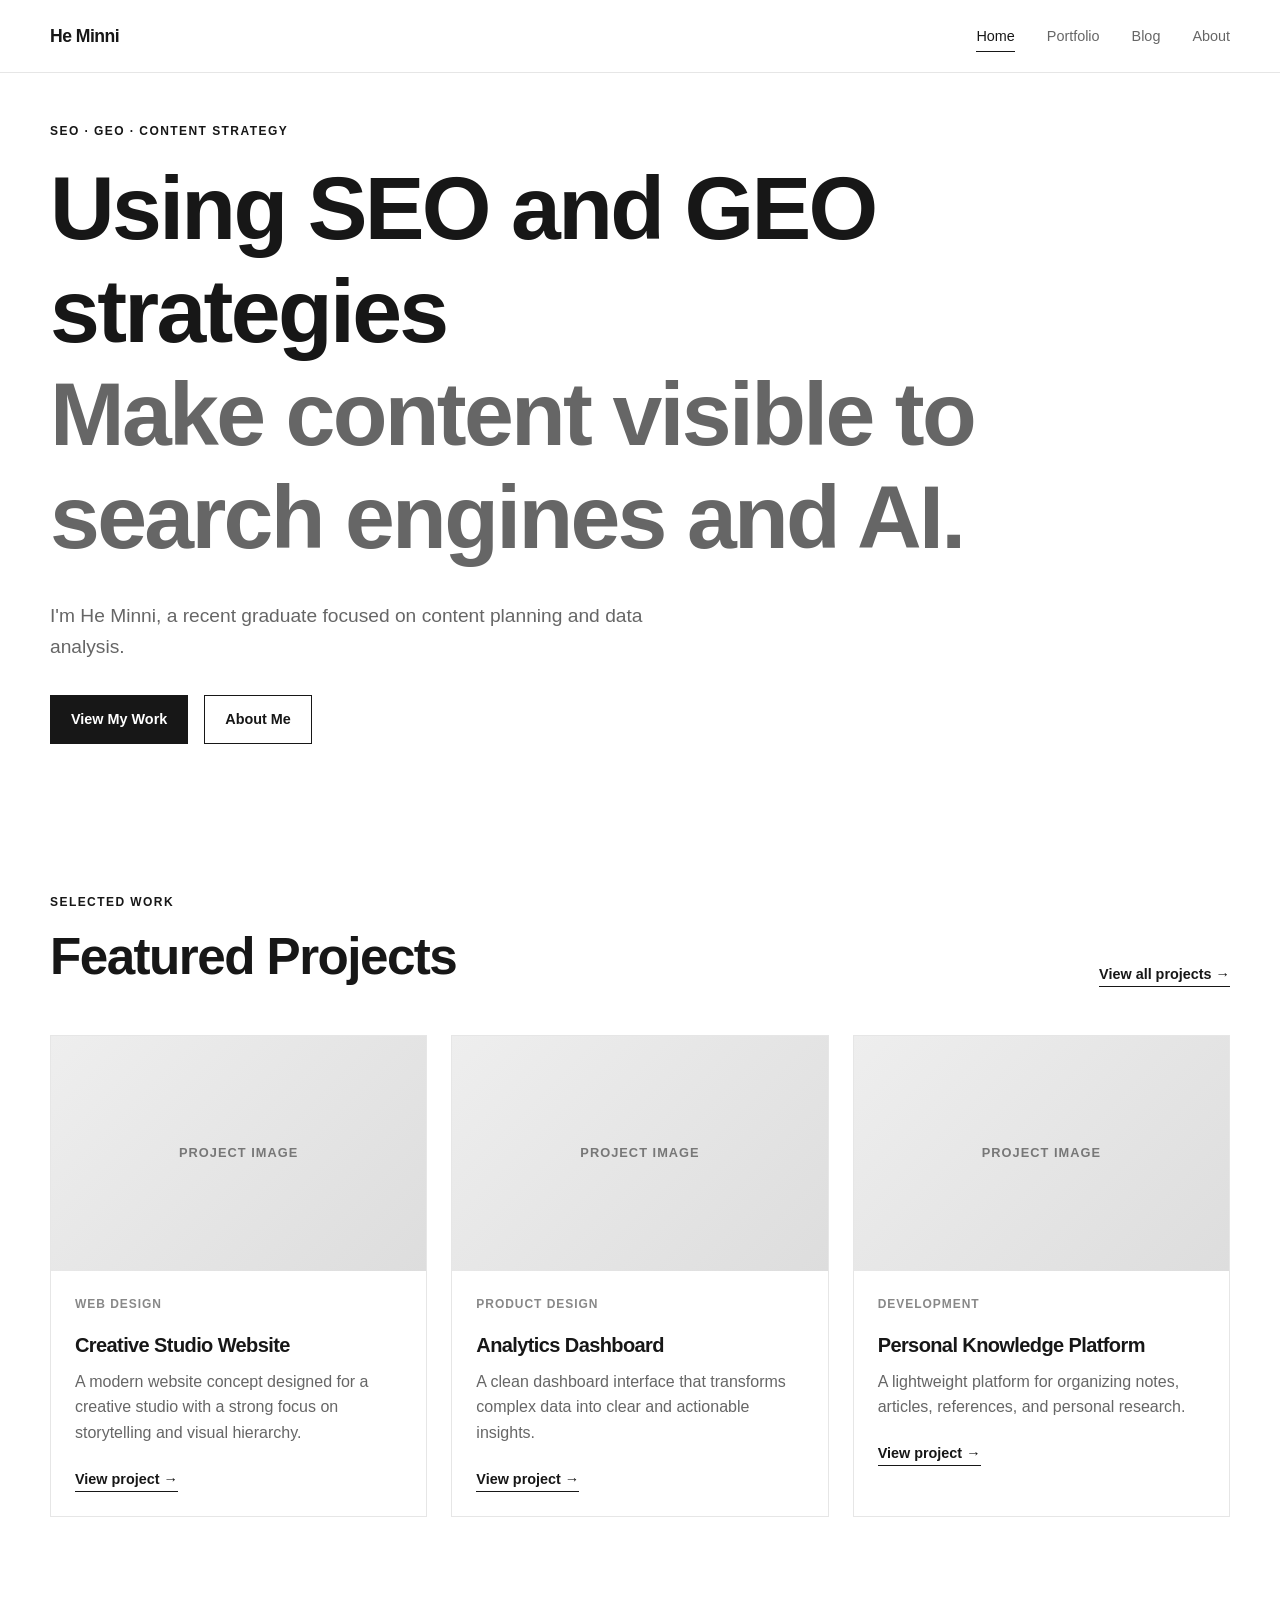
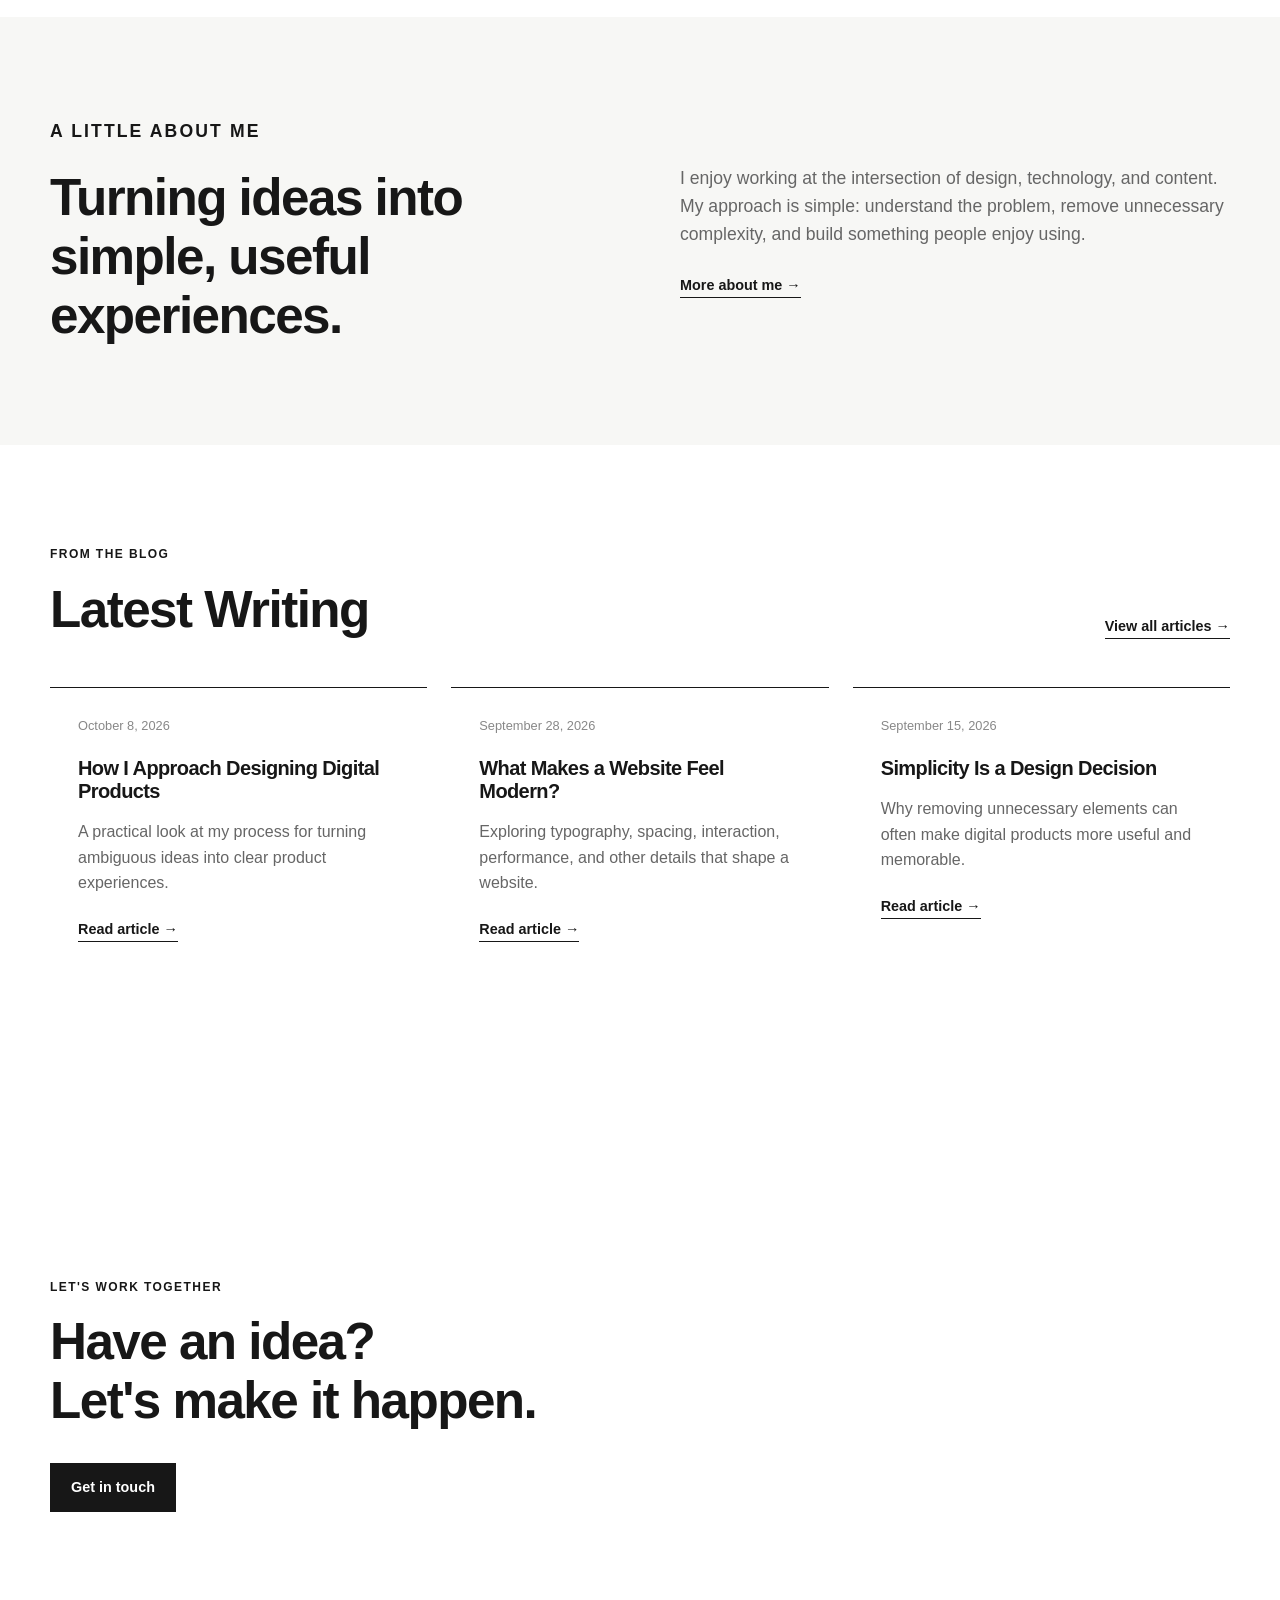
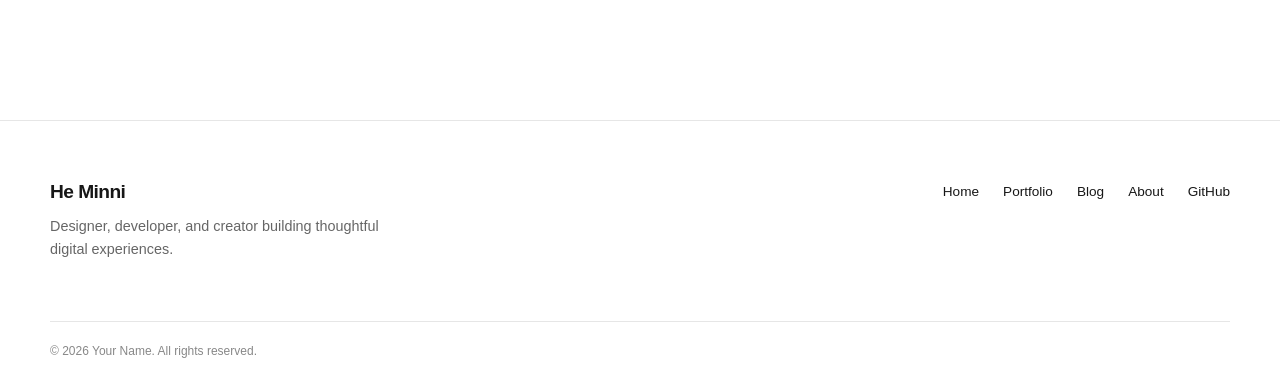
<file: index.html>
<!DOCTYPE html>
<html lang="en">
<head>
    <meta charset="UTF-8">

    <!-- Responsive viewport for mobile devices -->
    <meta name="viewport" content="width=device-width, initial-scale=1.0">

    <!-- SEO -->
    <title>He Minni | Personal Portfolio</title>
    <meta
        name="description"
        content="The personal portfolio of He Minni, showcasing selected projects, writing, skills, and professional experience."
    >

    <!-- Prevent unnecessary referrer information -->
    <meta name="referrer" content="strict-origin-when-cross-origin">

    <!-- Stylesheet -->
    <link rel="stylesheet" href="style.css">

    <!-- Person structured data -->
    <script type="application/ld+json">
    {
        "@context": "https://schema.org",
        "@type": "Person",
        "name": "He Minni",
        "url": "https://example.com/",
        "jobTitle": "SEO Specialist",
        "description": "Focused on SEO, good at data analysis and content strategy.",
        "sameAs": [
            "https://github.com/HeMinni",
            "https://www.linkedin.com/in/HeMinni/"
        ]
    }
    </script>
</head>

<body>

    <!-- Shared navigation will be inserted by script.js -->
    <div id="site-header"></div>

    <main>

        <!-- Hero Section -->
        <section class="hero container">

            <div class="hero-content">

                <p class="eyebrow">SEO · GEO · Content Strategy</p>

                <h1>
                    Using SEO and GEO strategies
                    <span>Make content visible to search engines and AI.</span>
                </h1>

                <p class="hero-description">
                    I'm He Minni, a recent graduate focused on content planning and data analysis.
                </p>

                <div class="hero-actions">
                    <a href="portfolio.html" class="button button-primary">
                        View My Work
                    </a>

                    <a href="about.html" class="button button-secondary">
                        About Me
                    </a>
                </div>

            </div>

        </section>


        <!-- Featured Work -->
        <section class="section container">

            <div class="section-heading">

                <div>
                    <p class="eyebrow">Selected Work</p>
                    <h2>Featured Projects</h2>
                </div>

                <a href="portfolio.html" class="text-link">
                    View all projects →
                </a>

            </div>


            <div class="project-grid">

                <!-- Project 1 -->
                <article class="project-card">

                    <div class="project-image placeholder-image">
                        <span>Project Image</span>
                    </div>

                    <div class="project-content">

                        <p class="project-category">
                            Web Design
                        </p>

                        <h3>Creative Studio Website</h3>

                        <p>
                            A modern website concept designed for a creative
                            studio with a strong focus on storytelling and
                            visual hierarchy.
                        </p>

                        <a href="portfolio.html" class="text-link">
                            View project →
                        </a>

                    </div>

                </article>


                <!-- Project 2 -->
                <article class="project-card">

                    <div class="project-image placeholder-image">
                        <span>Project Image</span>
                    </div>

                    <div class="project-content">

                        <p class="project-category">
                            Product Design
                        </p>

                        <h3>Analytics Dashboard</h3>

                        <p>
                            A clean dashboard interface that transforms
                            complex data into clear and actionable insights.
                        </p>

                        <a href="portfolio.html" class="text-link">
                            View project →
                        </a>

                    </div>

                </article>


                <!-- Project 3 -->
                <article class="project-card">

                    <div class="project-image placeholder-image">
                        <span>Project Image</span>
                    </div>

                    <div class="project-content">

                        <p class="project-category">
                            Development
                        </p>

                        <h3>Personal Knowledge Platform</h3>

                        <p>
                            A lightweight platform for organizing notes,
                            articles, references, and personal research.
                        </p>

                        <a href="portfolio.html" class="text-link">
                            View project →
                        </a>

                    </div>

                </article>

            </div>

        </section>


        <!-- About Preview -->
        <section class="section section-muted">

            <div class="container split-section">

                <div>
                    <p class="eyebrow">A little about me</p>

                    <h2>
                        Turning ideas into simple,
                        useful experiences.
                    </h2>
                </div>

                <div>

                    <p>
                        I enjoy working at the intersection of design,
                        technology, and content. My approach is simple:
                        understand the problem, remove unnecessary complexity,
                        and build something people enjoy using.
                    </p>

                    <a href="about.html" class="text-link">
                        More about me →
                    </a>

                </div>

            </div>

        </section>


        <!-- Latest Articles -->
        <section class="section container">

            <div class="section-heading">

                <div>
                    <p class="eyebrow">From the blog</p>
                    <h2>Latest Writing</h2>
                </div>

                <a href="blog.html" class="text-link">
                    View all articles →
                </a>

            </div>


            <div class="article-grid">

                <article class="article-card">

                    <p class="article-date">
                        October 8, 2026
                    </p>

                    <h3>
                        How I Approach Designing Digital Products
                    </h3>

                    <p>
                        A practical look at my process for turning
                        ambiguous ideas into clear product experiences.
                    </p>

                    <a href="post.html" class="text-link">
                        Read article →
                    </a>

                </article>


                <article class="article-card">

                    <p class="article-date">
                        September 28, 2026
                    </p>

                    <h3>
                        What Makes a Website Feel Modern?
                    </h3>

                    <p>
                        Exploring typography, spacing, interaction,
                        performance, and other details that shape a website.
                    </p>

                    <a href="post.html" class="text-link">
                        Read article →
                    </a>

                </article>


                <article class="article-card">

                    <p class="article-date">
                        September 15, 2026
                    </p>

                    <h3>
                        Simplicity Is a Design Decision
                    </h3>

                    <p>
                        Why removing unnecessary elements can often make
                        digital products more useful and memorable.
                    </p>

                    <a href="post.html" class="text-link">
                        Read article →
                    </a>

                </article>

            </div>

        </section>


        <!-- CTA -->
        <section class="section">

            <div class="container cta-section">

                <p class="eyebrow">Let's work together</p>

                <h2>
                    Have an idea?
                    <br>
                    Let's make it happen.
                </h2>

                <a href="about.html#contact" class="button button-primary">
                    Get in touch
                </a>

            </div>

        </section>

    </main>

    <!-- Shared footer -->
    <div id="site-footer"></div>

    <script src="script.js"></script>

</body>
</html>
</file>
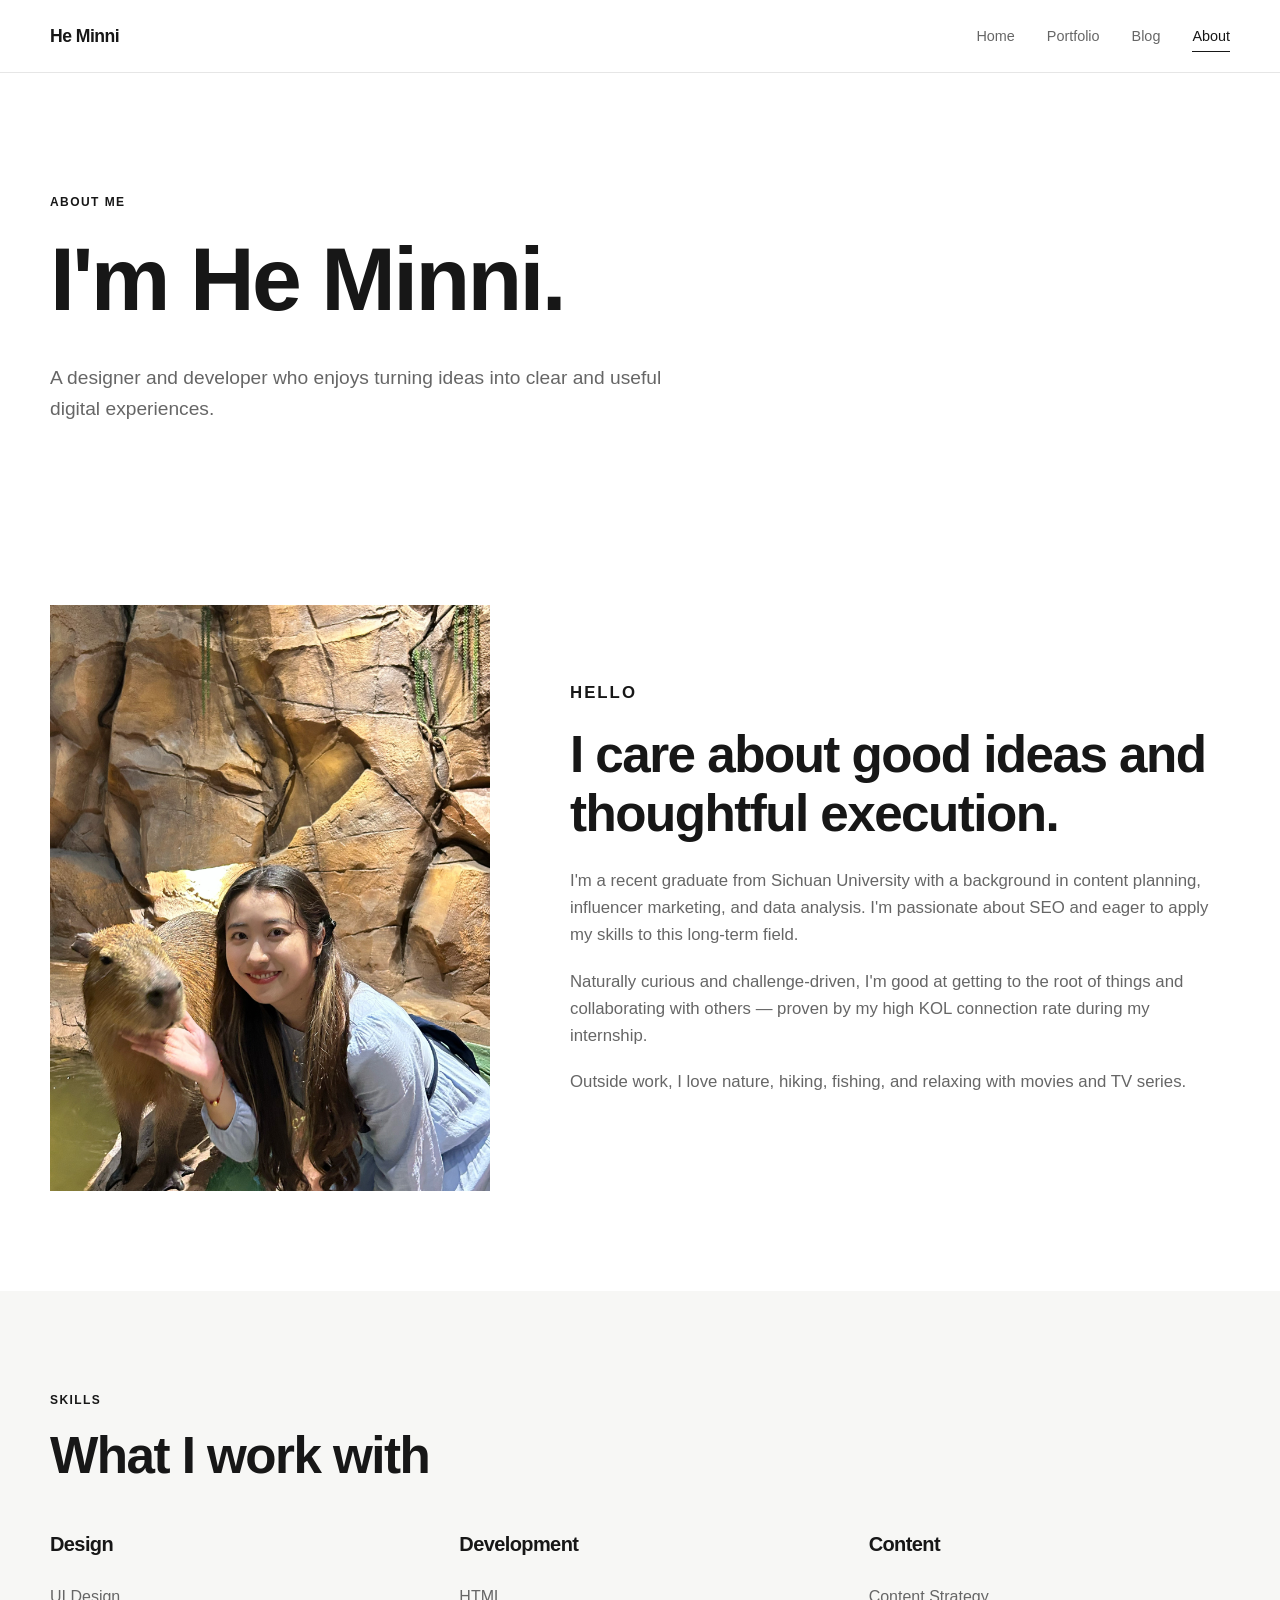
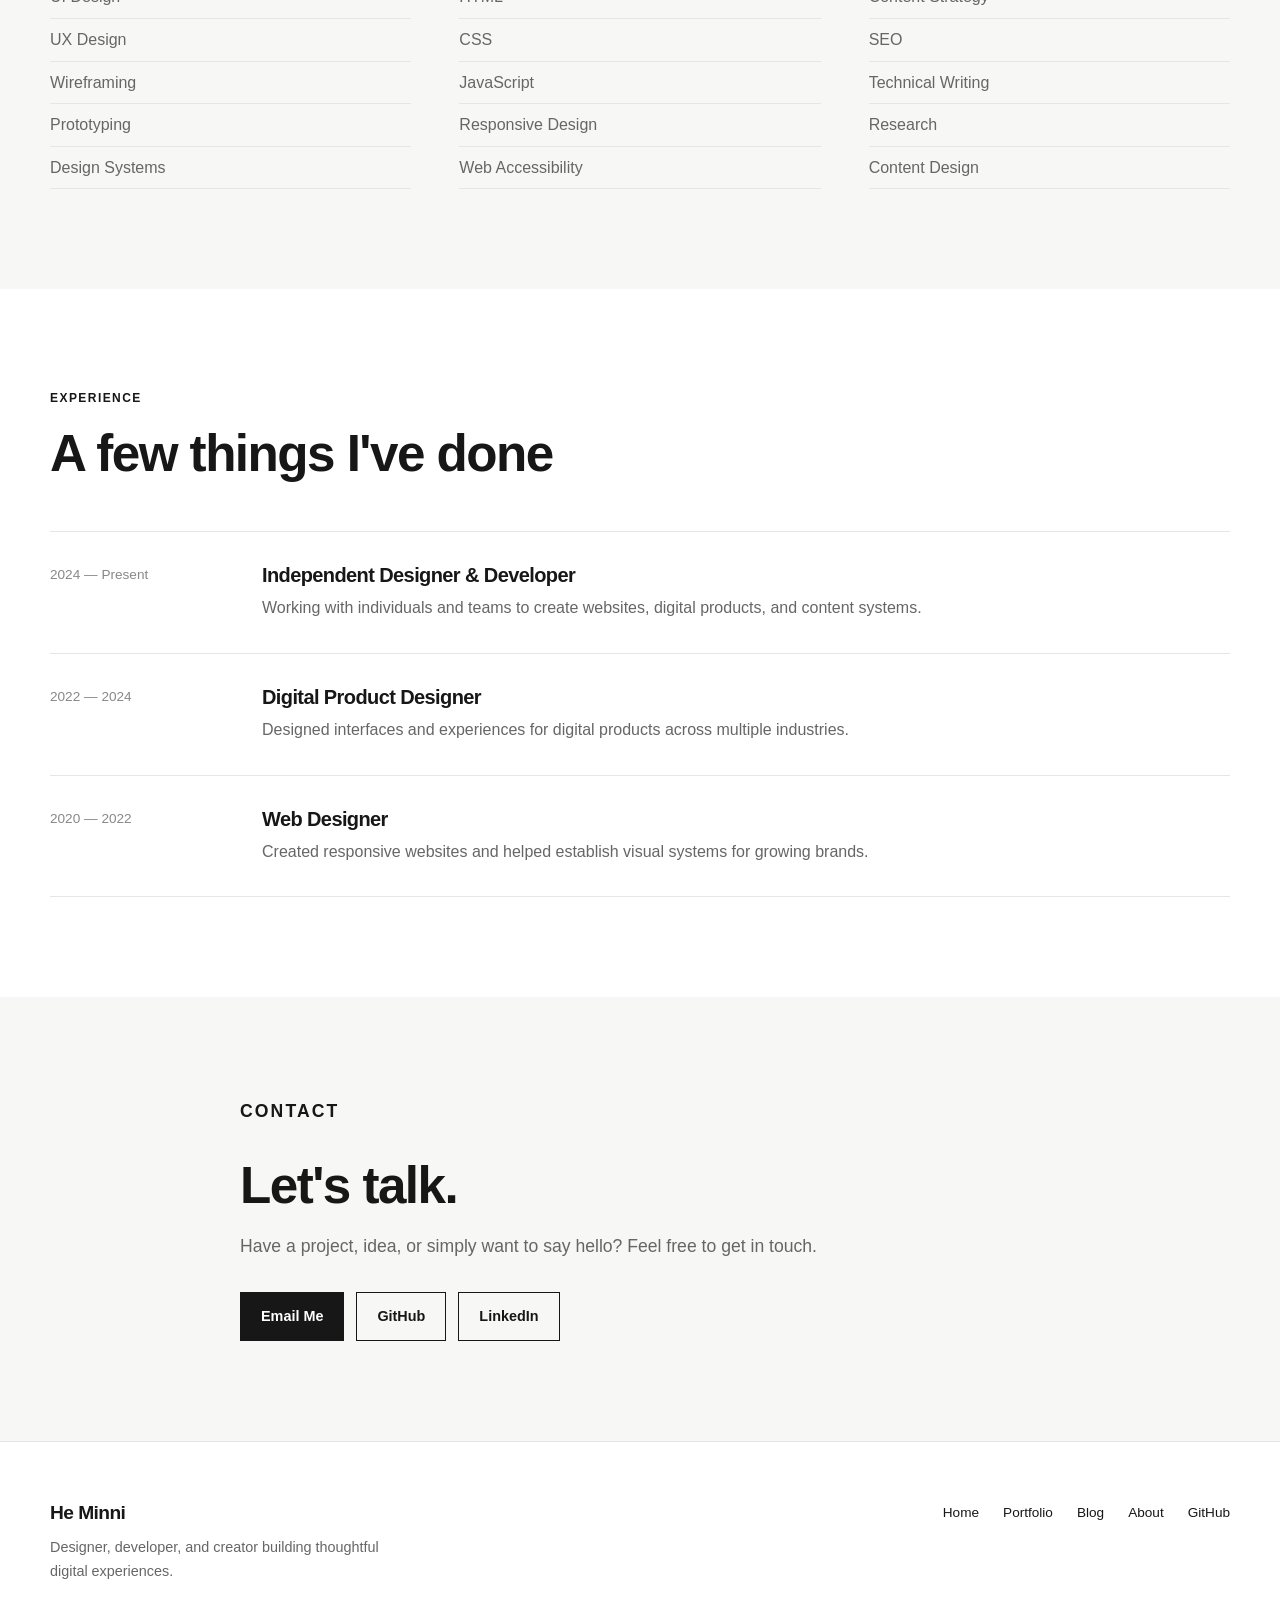
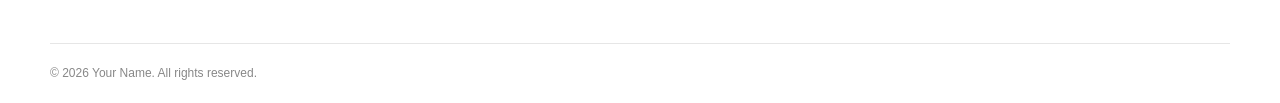
<file: about.html>
<!DOCTYPE html>
<html lang="en">
<head>
    <meta charset="UTF-8">

    <meta name="viewport" content="width=device-width, initial-scale=1.0">

    <title>About Me | He Minni</title>

    <meta
        name="description"
        content="Learn more about He Minni, including background, skills, interests, and contact information."
    >

    <meta name="referrer" content="strict-origin-when-cross-origin">

    <link rel="stylesheet" href="style.css">


    <!-- Person structured data -->
    <script type="application/ld+json">
    {
        "@context": "https://schema.org",
        "@type": "Person",
        "name": "He Minni",
        "url": "https://example.com/about.html",
        "jobTitle": "SEO Specialist",
        "description": "Focused on SEO, good at data analysis and content strategy.",
        "email": "mailto:hello@example.com",
        "sameAs": [
            "https://github.com/yourusername",
            "https://www.linkedin.com/in/yourusername/"
        ],
        "knowsAbout": [
            "Web Design",
            "User Experience Design",
            "Frontend Development",
            "Content Strategy",
            "SEO"
        ]
    }
    </script>

</head>

<body>

    <!-- Shared navigation -->
    <div id="site-header"></div>

    <main>

        <!-- Page Header -->
        <section class="page-header container">

            <p class="eyebrow">About Me</p>

            <h1>
                I'm He Minni.
            </h1>

            <p>
                A designer and developer who enjoys turning ideas
                into clear and useful digital experiences.
            </p>

        </section>


        <!-- Introduction -->
        <section class="section container">

            <div class="about-grid">

                <div class="about-photo placeholder-image">
                     <img src="images/your-photo.jpg" alt="He Minni 的个人照片">
                </div>


                <div class="about-content">

                    <p class="eyebrow">
                        Hello
                    </p>

                    <h2>
                        I care about good ideas
                        and thoughtful execution.
                    </h2>

                    <p>
                        I'm a recent graduate from Sichuan University with a background in content planning, influencer marketing, and data analysis. I'm passionate about SEO and eager to apply my skills to this long-term field.
                    </p>

                    <p>
                        Naturally curious and challenge-driven, I'm good at getting to the root of things and collaborating with others — proven by my high KOL connection rate during my internship.
                    </p>

                    <p>
                        Outside work, I love nature, hiking, fishing, and relaxing with movies and TV series.
                    </p>

                </div>

            </div>

        </section>


        <!-- Skills -->
        <section class="section section-muted">

            <div class="container">

                <p class="eyebrow">
                    Skills
                </p>

                <h2>
                    What I work with
                </h2>


                <div class="skills-grid">

                    <div class="skill-group">

                        <h3>Design</h3>

                        <ul>
                            <li>UI Design</li>
                            <li>UX Design</li>
                            <li>Wireframing</li>
                            <li>Prototyping</li>
                            <li>Design Systems</li>
                        </ul>

                    </div>


                    <div class="skill-group">

                        <h3>Development</h3>

                        <ul>
                            <li>HTML</li>
                            <li>CSS</li>
                            <li>JavaScript</li>
                            <li>Responsive Design</li>
                            <li>Web Accessibility</li>
                        </ul>

                    </div>


                    <div class="skill-group">

                        <h3>Content</h3>

                        <ul>
                            <li>Content Strategy</li>
                            <li>SEO</li>
                            <li>Technical Writing</li>
                            <li>Research</li>
                            <li>Content Design</li>
                        </ul>

                    </div>

                </div>

            </div>

        </section>


        <!-- Experience -->
        <section class="section container">

            <p class="eyebrow">
                Experience
            </p>

            <h2>
                A few things I've done
            </h2>


            <div class="timeline">

                <article class="timeline-item">

                    <span class="timeline-year">
                        2024 — Present
                    </span>

                    <div>
                        <h3>Independent Designer & Developer</h3>

                        <p>
                            Working with individuals and teams to create
                            websites, digital products, and content systems.
                        </p>
                    </div>

                </article>


                <article class="timeline-item">

                    <span class="timeline-year">
                        2022 — 2024
                    </span>

                    <div>
                        <h3>Digital Product Designer</h3>

                        <p>
                            Designed interfaces and experiences for digital
                            products across multiple industries.
                        </p>
                    </div>

                </article>


                <article class="timeline-item">

                    <span class="timeline-year">
                        2020 — 2022
                    </span>

                    <div>
                        <h3>Web Designer</h3>

                        <p>
                            Created responsive websites and helped establish
                            visual systems for growing brands.
                        </p>
                    </div>

                </article>

            </div>

        </section>


        <!-- Contact -->
        <section
            class="section section-muted"
            id="contact"
        >

            <div class="container contact-section">

                <p class="eyebrow">
                    Contact
                </p>

                <h2>
                    Let's talk.
                </h2>

                <p>
                    Have a project, idea, or simply want to say hello?
                    Feel free to get in touch.
                </p>

                <div class="contact-links">

                    <a
                        href="mailto:hello@example.com"
                        class="button button-primary"
                    >
                        Email Me
                    </a>

                    <a
                        href="https://github.com/yourusername"
                        target="_blank"
                        rel="noopener noreferrer"
                        class="button button-secondary"
                    >
                        GitHub
                    </a>

                    <a
                        href="https://www.linkedin.com/in/yourusername/"
                        target="_blank"
                        rel="noopener noreferrer"
                        class="button button-secondary"
                    >
                        LinkedIn
                    </a>

                </div>

            </div>

        </section>

    </main>

    <!-- Shared footer -->
    <div id="site-footer"></div>

    <script src="script.js"></script>

</body>
</html>
</file>
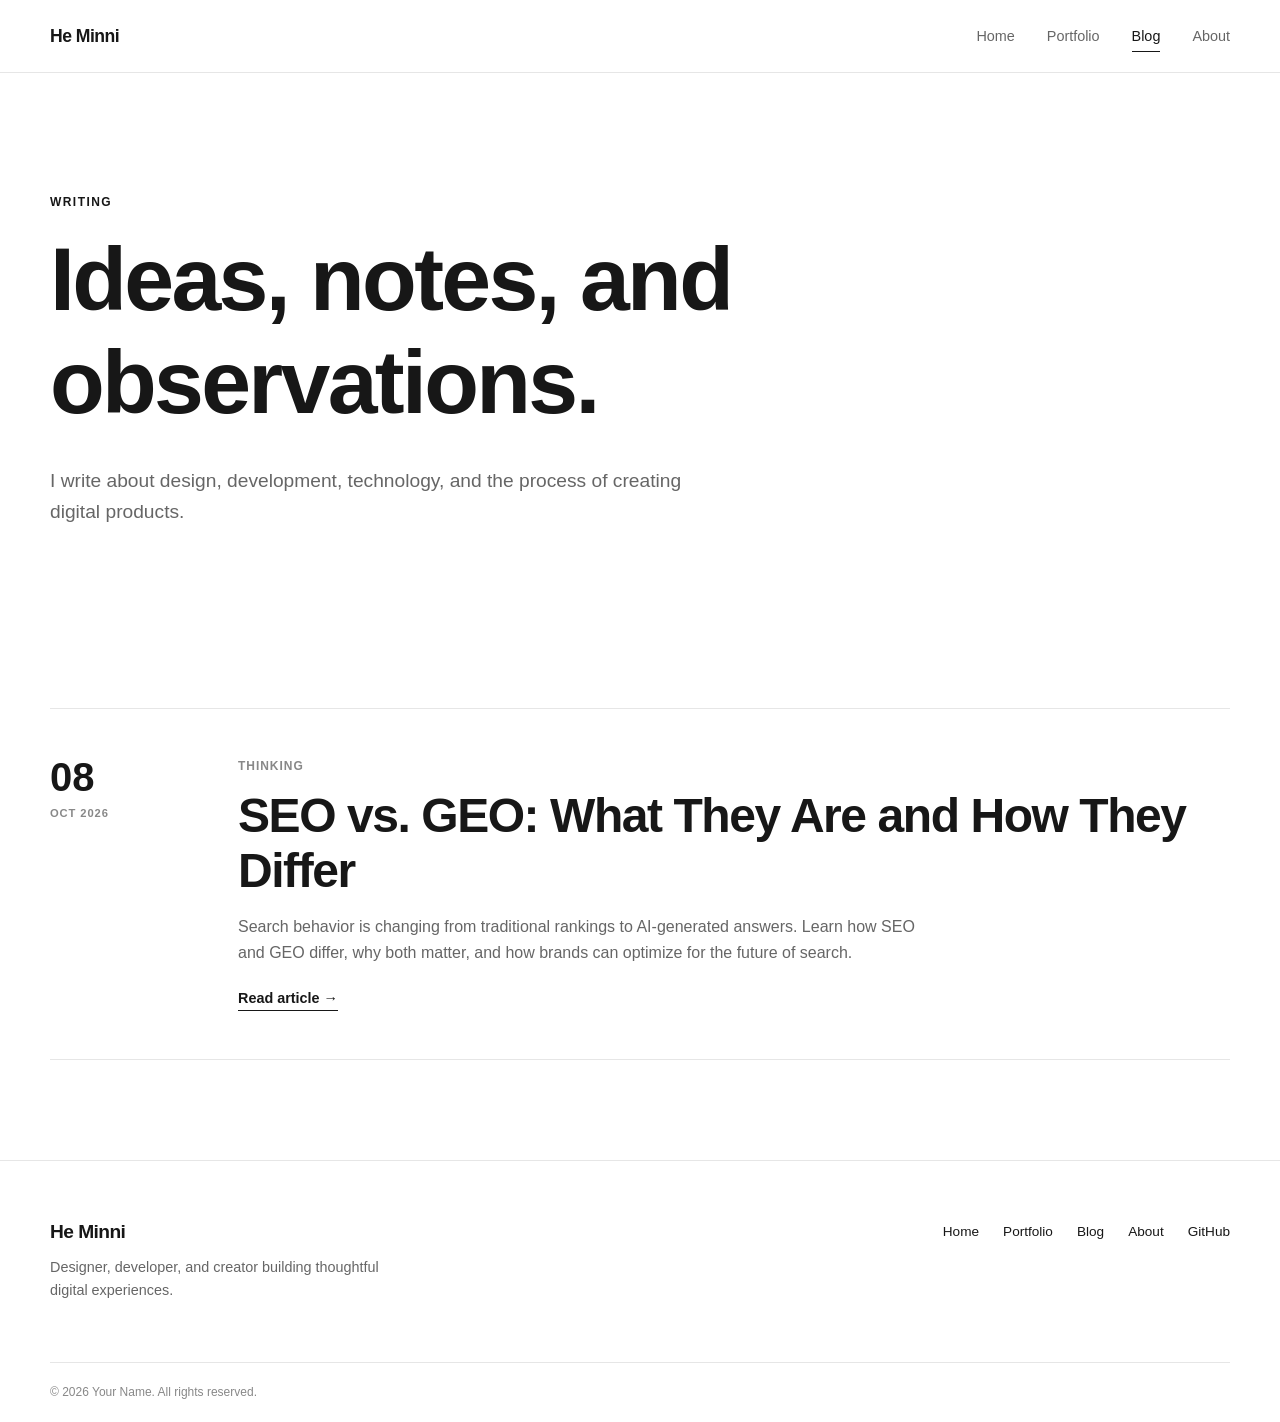
<file: blog.html>
<!DOCTYPE html>
<html lang="en">
<head>
    <meta charset="UTF-8">

    <meta name="viewport" content="width=device-width, initial-scale=1.0">

    <title>Blog | Your Name</title>

    <meta
        name="description"
        content="Read articles about design, development, creativity, technology, and building better digital experiences."
    >

    <meta name="referrer" content="strict-origin-when-cross-origin">

    <link rel="stylesheet" href="style.css">
</head>

<body>

    <!-- Shared navigation -->
    <div id="site-header"></div>

    <main>

        <!-- Page Header -->
        <section class="page-header container">

            <p class="eyebrow">Writing</p>

            <h1>
                Ideas, notes, and observations.
            </h1>

            <p>
                I write about design, development, technology,
                and the process of creating digital products.
            </p>

        </section>


        <!-- Blog List -->
        <section class="section container">

            <div class="blog-list">

                <!-- Article 1 -->
                <article class="blog-card">

                    <div class="blog-card-date">
                        <span>08</span>
                        <small>OCT 2026</small>
                    </div>

                    <div class="blog-card-content">

                        <p class="article-category">
                            Thinking
                        </p>

                        <h2>
                            <a href="post.html">
                                SEO vs. GEO: What They Are and How They Differ
                            </a>
                        </h2>

                        <p>
                            Search behavior is changing from traditional rankings to AI-generated
answers. Learn how SEO and GEO differ, why both matter, and how brands
can optimize for the future of search.
                        </p>

                        <a href="post.html" class="text-link">
                            Read article →
                        </a>

                    </div>

                </article>



            </div>

        </section>

    </main>

    <!-- Shared footer -->
    <div id="site-footer"></div>

    <script src="script.js"></script>

</body>
</html>
</file>
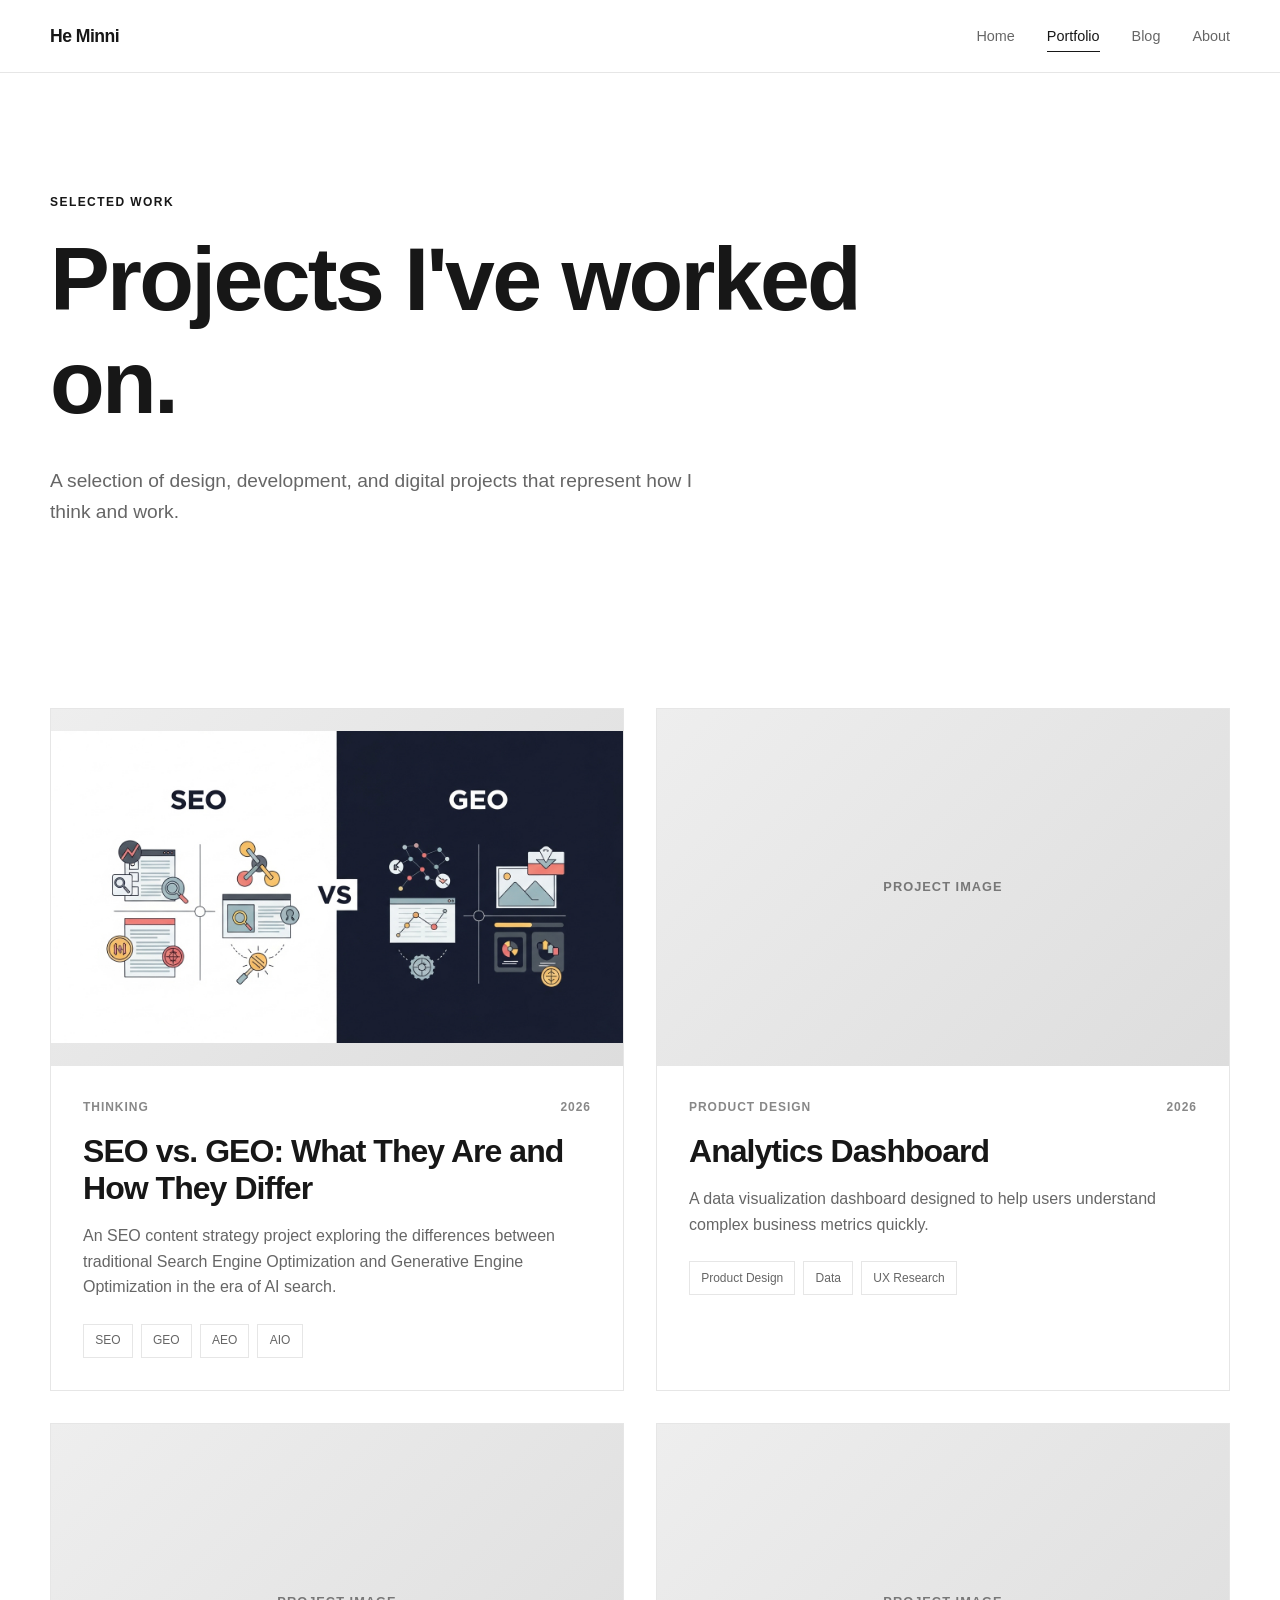
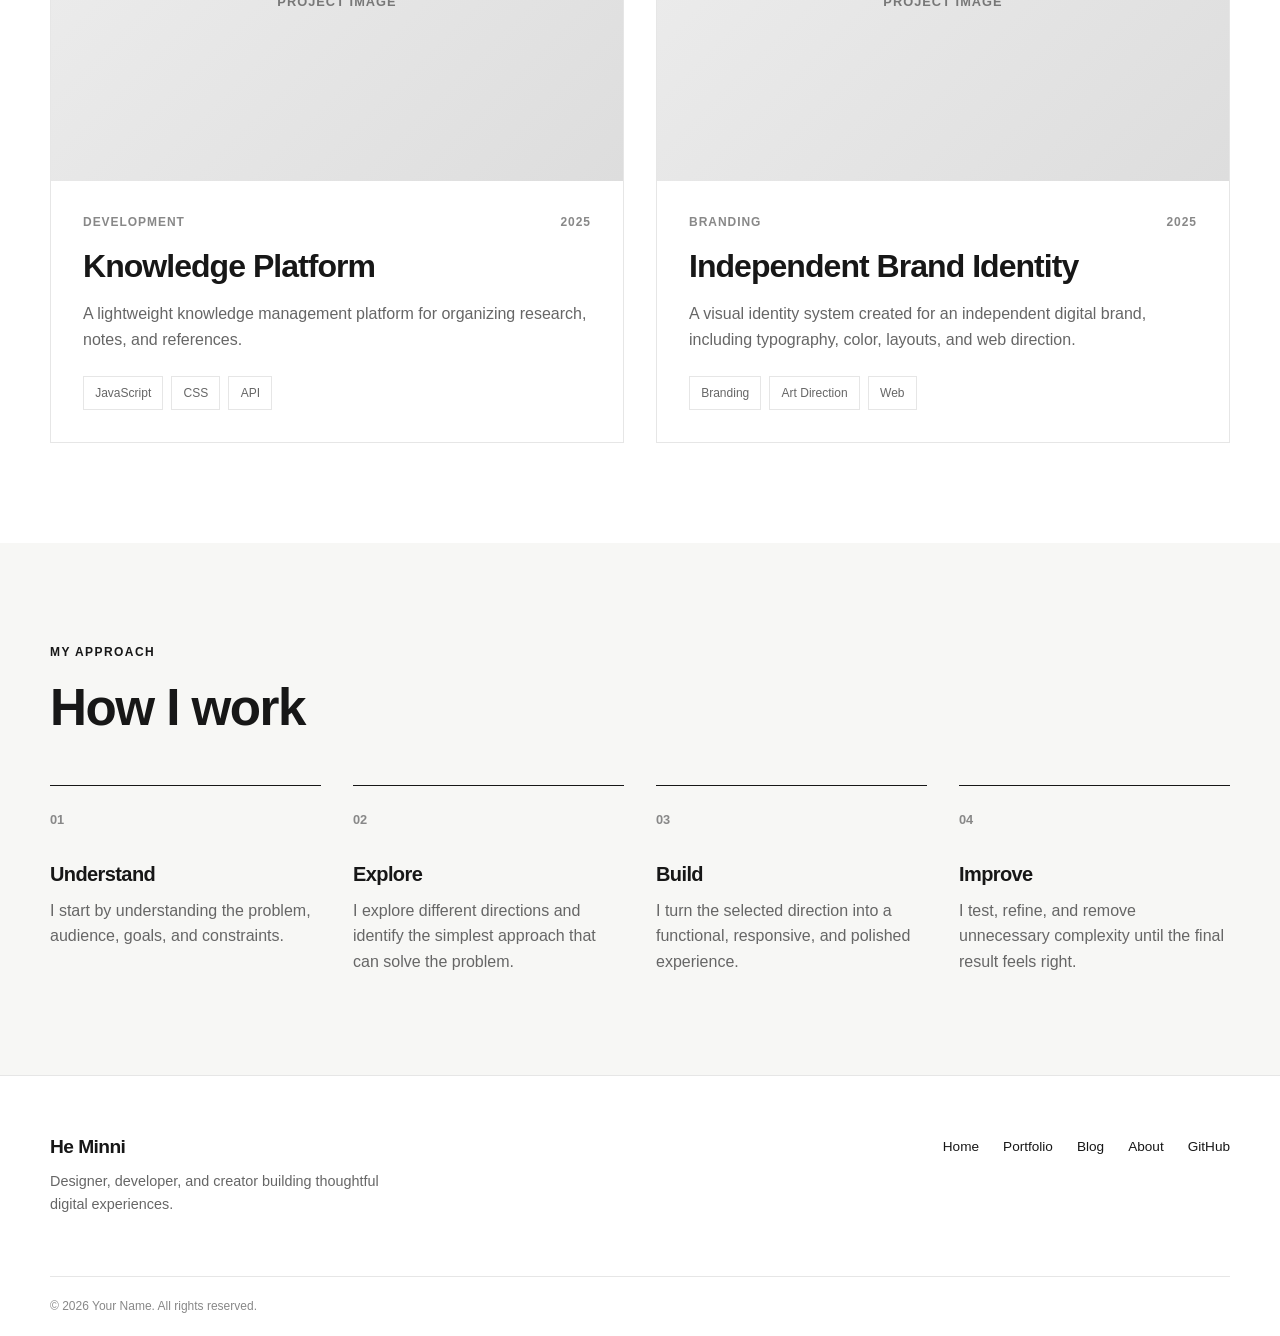
<file: portfolio.html>
<!DOCTYPE html>
<html lang="en">
<head>
    <meta charset="UTF-8">

    <meta name="viewport" content="width=device-width, initial-scale=1.0">

    <title>Portfolio | He Minni</title>

    <meta
        name="description"
        content="Explore selected web design, product design, development, and creative projects by Your Name."
    >

    <meta name="referrer" content="strict-origin-when-cross-origin">

    <link rel="stylesheet" href="style.css">
</head>

<body>

    <!-- Shared navigation -->
    <div id="site-header"></div>

    <main>

        <!-- Page Header -->
        <section class="page-header container">

            <p class="eyebrow">Selected Work</p>

            <h1>
                Projects I've worked on.
            </h1>

            <p>
                A selection of design, development, and digital projects
                that represent how I think and work.
            </p>

        </section>


        <!-- Portfolio -->
        <section class="section container">

            <div class="portfolio-grid">

                <!-- Project 1 -->
                <article class="portfolio-card">

                    <div class="portfolio-image placeholder-image">
                        <img src="images/seo-vs-geo-cover.jpg" alt="SEO vs GEO: What They Are and How They Differ article project cover">
                    </div>

                    <div class="portfolio-content">

                        <div class="project-meta">
                            <span>Thinking</span>
                            <span>2026</span>
                        </div>

                        <h2>SEO vs. GEO: What They Are and How They Differ</h2>

                        <p>
                            An SEO content strategy project exploring the differences between
                            traditional Search Engine Optimization and Generative Engine
                            Optimization in the era of AI search.
                        </p>

                        <div class="tag-list">
                            <span>SEO</span>
                            <span>GEO</span>
                            <span>AEO</span>
                            <span>AIO</span>
                        </div>

                    </div>

                </article>


                <!-- Project 2 -->
                <article class="portfolio-card">

                    <div class="portfolio-image placeholder-image">
                        <span>Project Image</span>
                    </div>

                    <div class="portfolio-content">

                        <div class="project-meta">
                            <span>Product Design</span>
                            <span>2026</span>
                        </div>

                        <h2>Analytics Dashboard</h2>

                        <p>
                            A data visualization dashboard designed to help
                            users understand complex business metrics quickly.
                        </p>

                        <div class="tag-list">
                            <span>Product Design</span>
                            <span>Data</span>
                            <span>UX Research</span>
                        </div>

                    </div>

                </article>


                <!-- Project 3 -->
                <article class="portfolio-card">

                    <div class="portfolio-image placeholder-image">
                        <span>Project Image</span>
                    </div>

                    <div class="portfolio-content">

                        <div class="project-meta">
                            <span>Development</span>
                            <span>2025</span>
                        </div>

                        <h2>Knowledge Platform</h2>

                        <p>
                            A lightweight knowledge management platform for
                            organizing research, notes, and references.
                        </p>

                        <div class="tag-list">
                            <span>JavaScript</span>
                            <span>CSS</span>
                            <span>API</span>
                        </div>

                    </div>

                </article>


                <!-- Project 4 -->
                <article class="portfolio-card">

                    <div class="portfolio-image placeholder-image">
                        <span>Project Image</span>
                    </div>

                    <div class="portfolio-content">

                        <div class="project-meta">
                            <span>Branding</span>
                            <span>2025</span>
                        </div>

                        <h2>Independent Brand Identity</h2>

                        <p>
                            A visual identity system created for an independent
                            digital brand, including typography, color,
                            layouts, and web direction.
                        </p>

                        <div class="tag-list">
                            <span>Branding</span>
                            <span>Art Direction</span>
                            <span>Web</span>
                        </div>

                    </div>

                </article>

            </div>

        </section>


        <!-- Process -->
        <section class="section section-muted">

            <div class="container">

                <div class="section-heading">

                    <div>
                        <p class="eyebrow">My approach</p>
                        <h2>How I work</h2>
                    </div>

                </div>


                <div class="process-grid">

                    <div class="process-item">

                        <span class="process-number">01</span>

                        <h3>Understand</h3>

                        <p>
                            I start by understanding the problem, audience,
                            goals, and constraints.
                        </p>

                    </div>


                    <div class="process-item">

                        <span class="process-number">02</span>

                        <h3>Explore</h3>

                        <p>
                            I explore different directions and identify the
                            simplest approach that can solve the problem.
                        </p>

                    </div>


                    <div class="process-item">

                        <span class="process-number">03</span>

                        <h3>Build</h3>

                        <p>
                            I turn the selected direction into a functional,
                            responsive, and polished experience.
                        </p>

                    </div>


                    <div class="process-item">

                        <span class="process-number">04</span>

                        <h3>Improve</h3>

                        <p>
                            I test, refine, and remove unnecessary complexity
                            until the final result feels right.
                        </p>

                    </div>

                </div>

            </div>

        </section>

    </main>

    <!-- Shared footer -->
    <div id="site-footer"></div>

    <script src="script.js"></script>

</body>
</html>
</file>
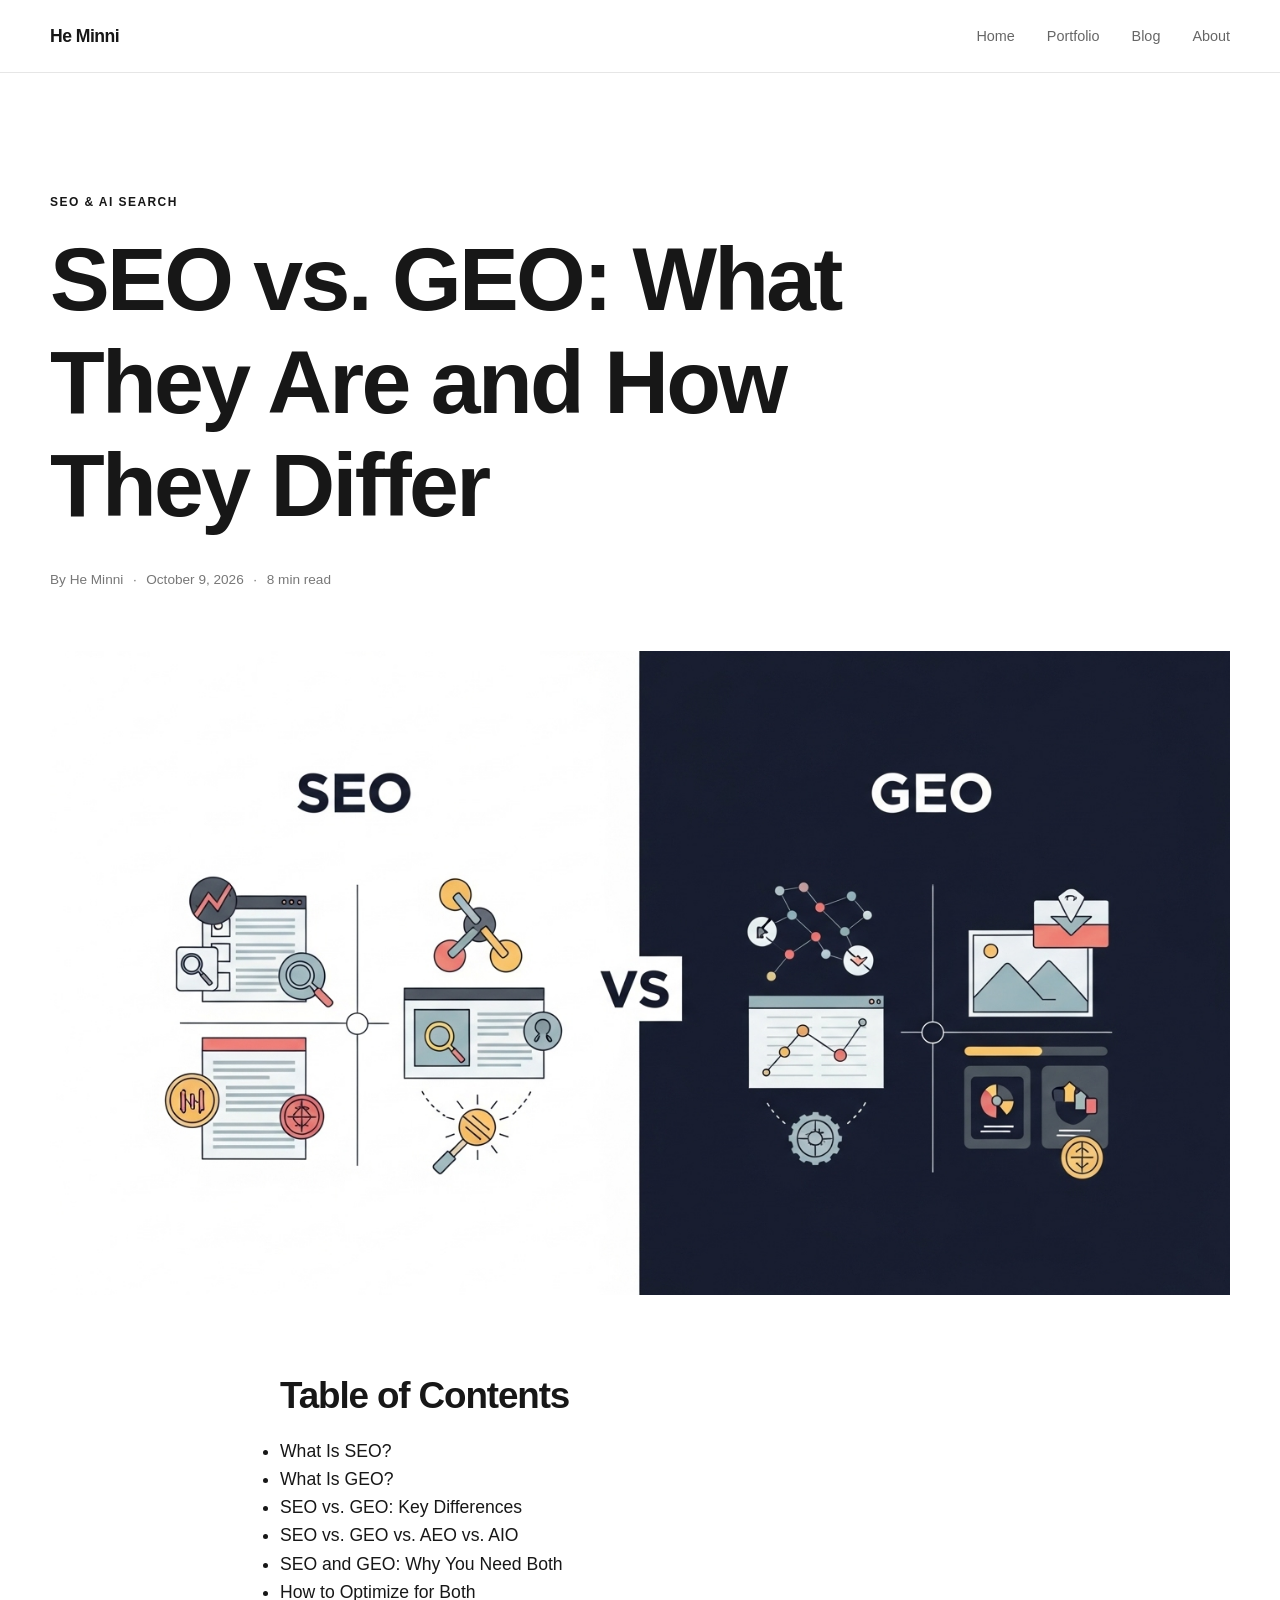
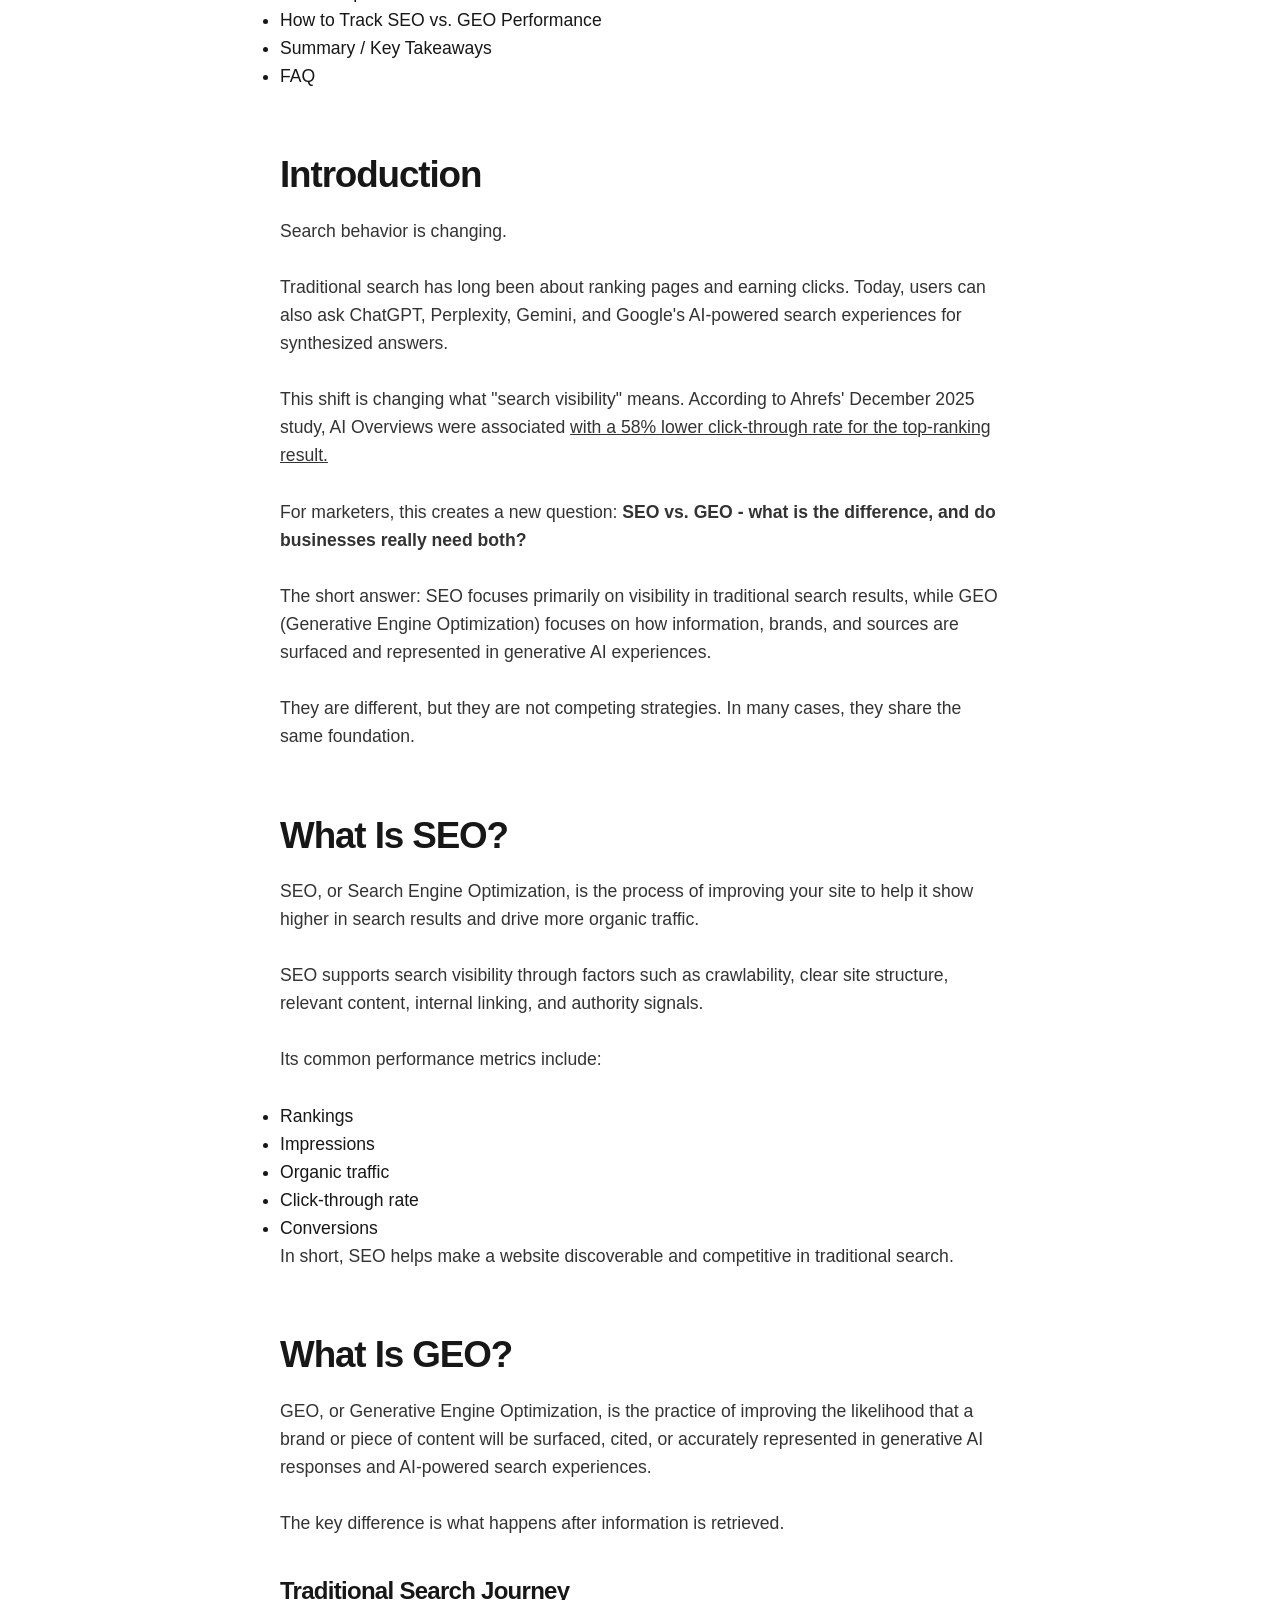
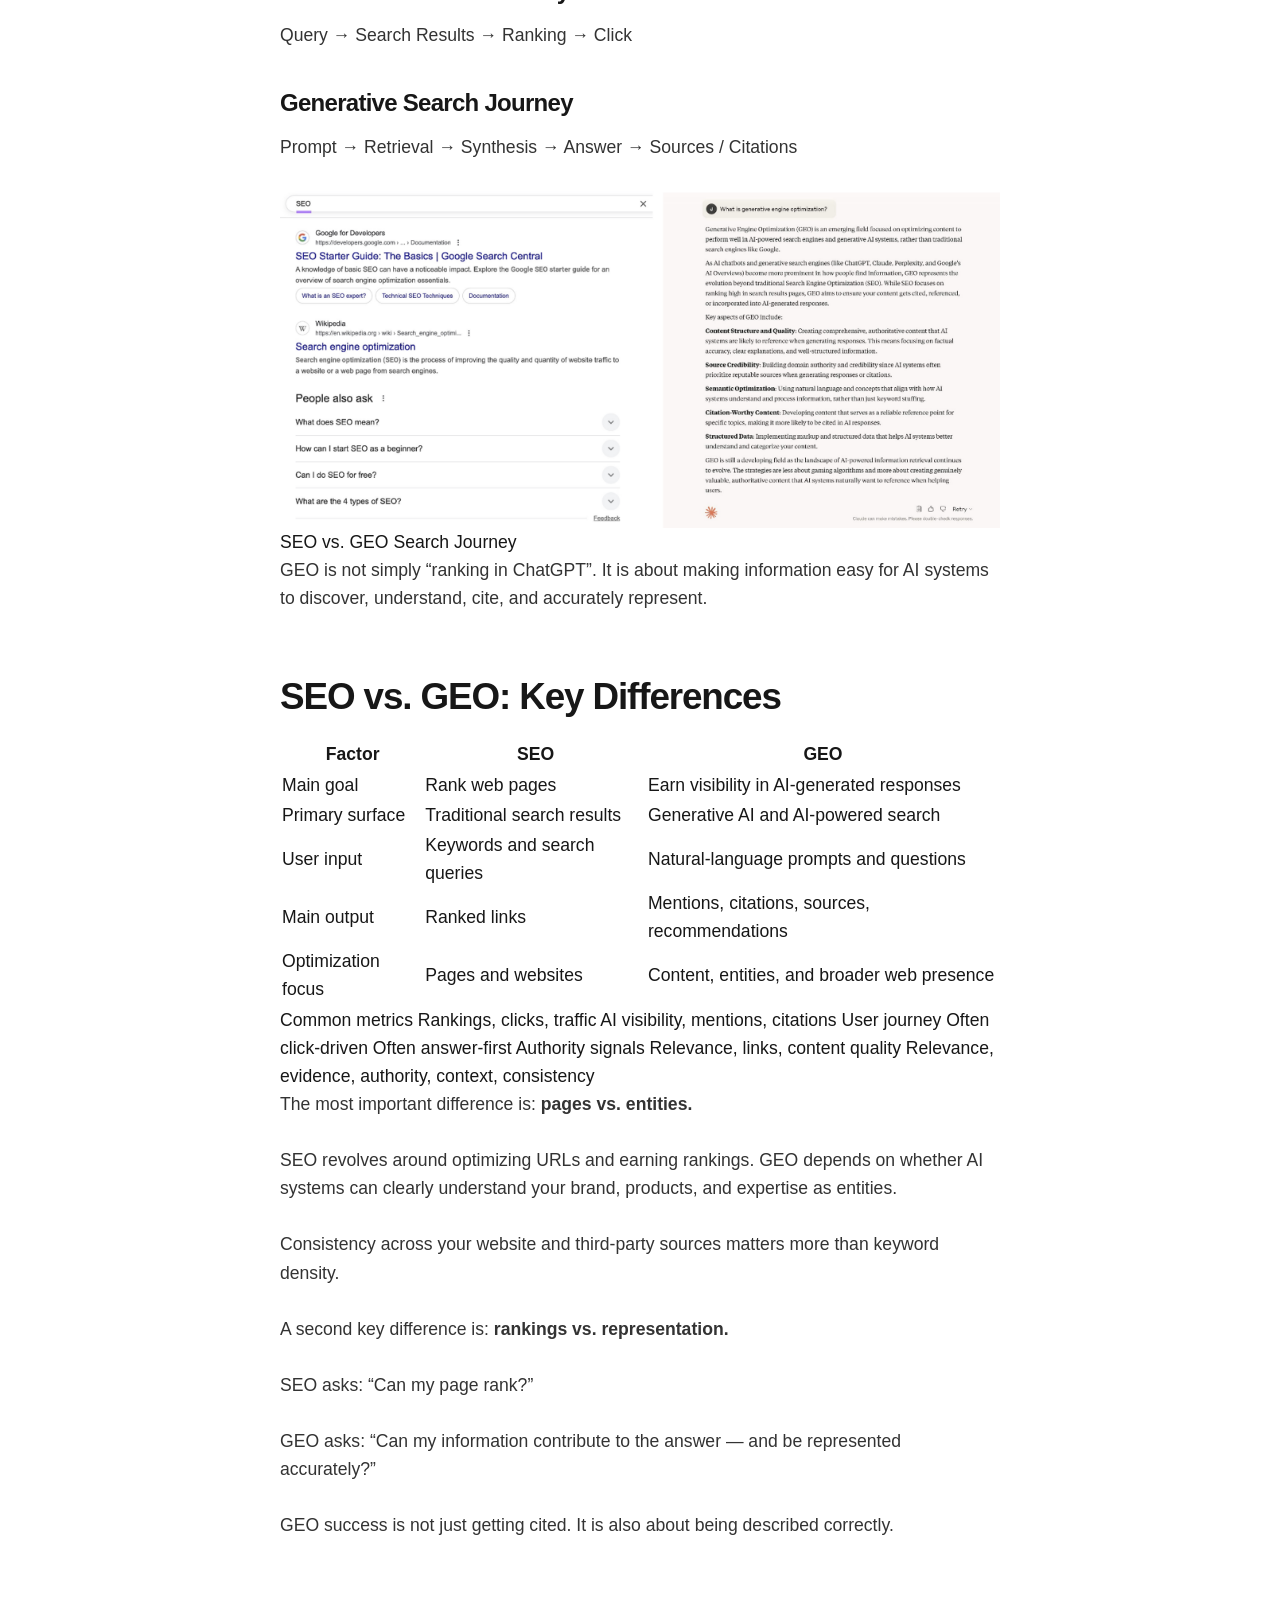
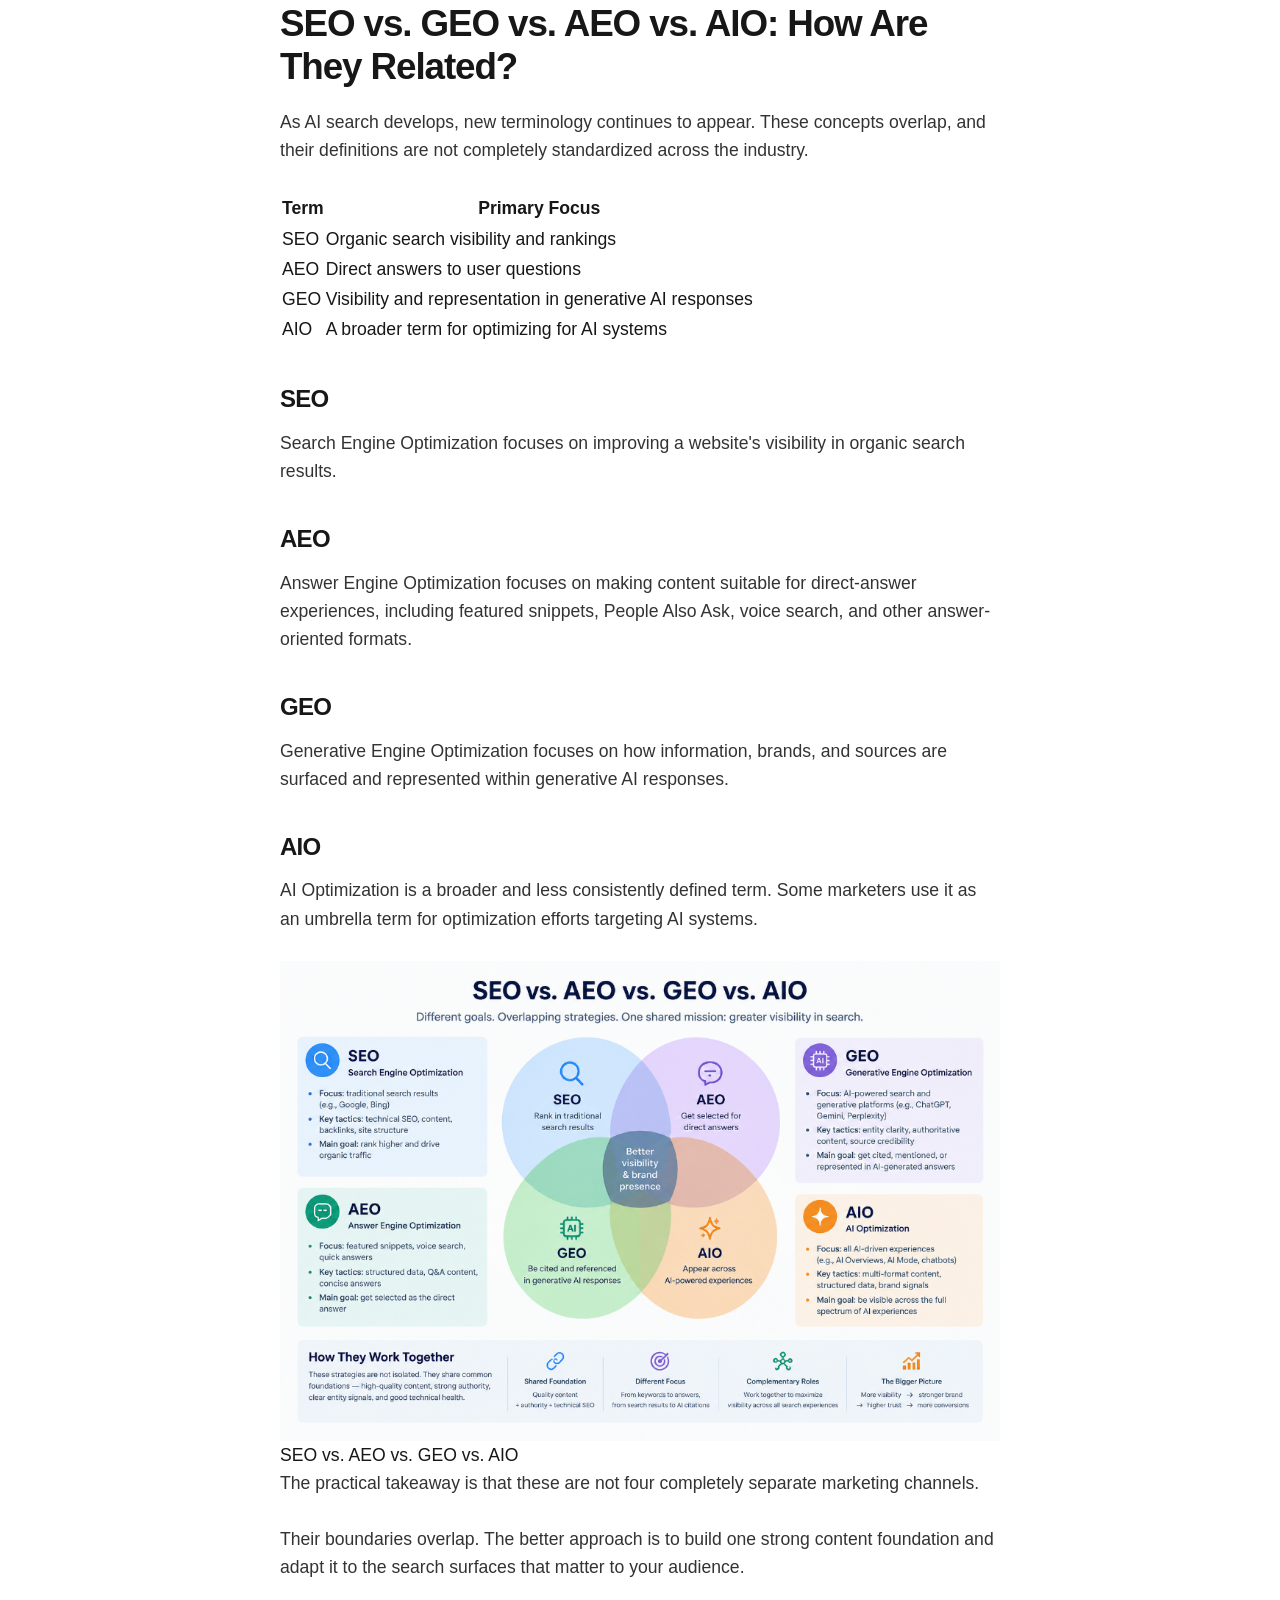
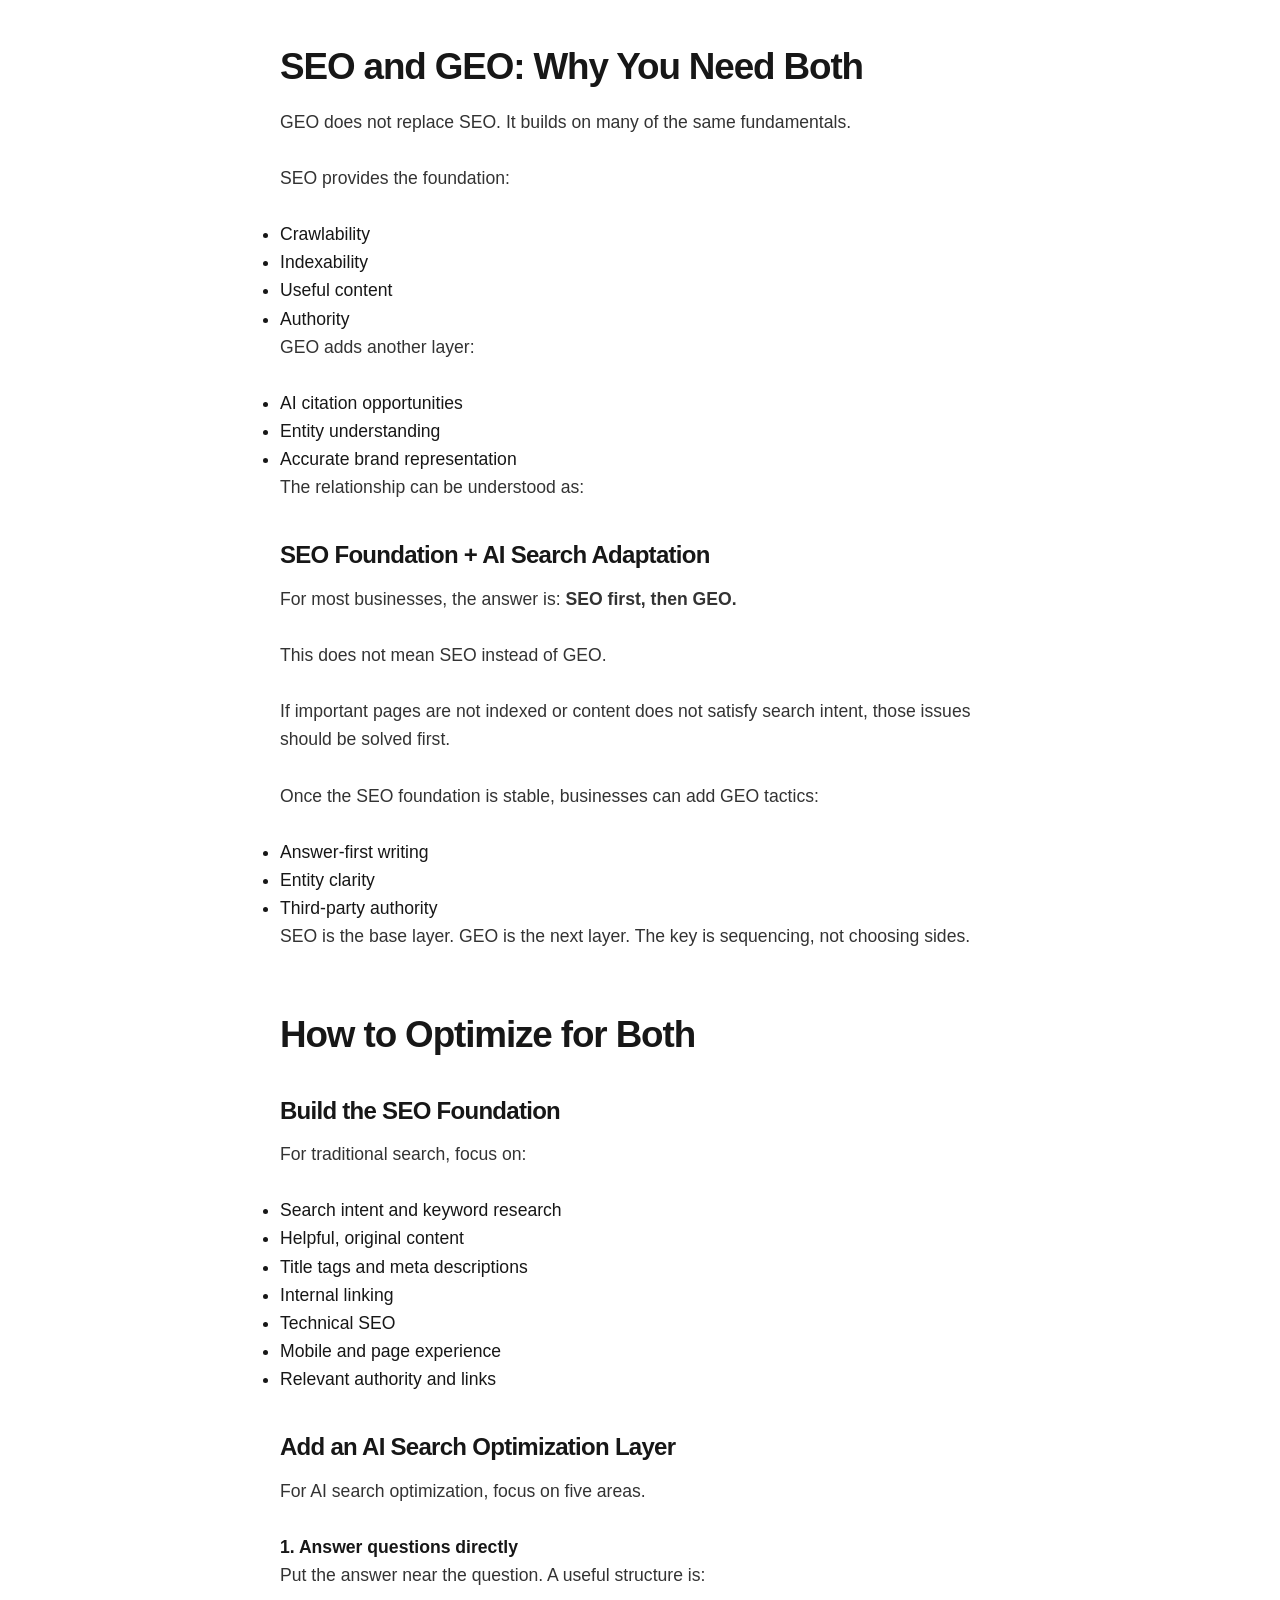
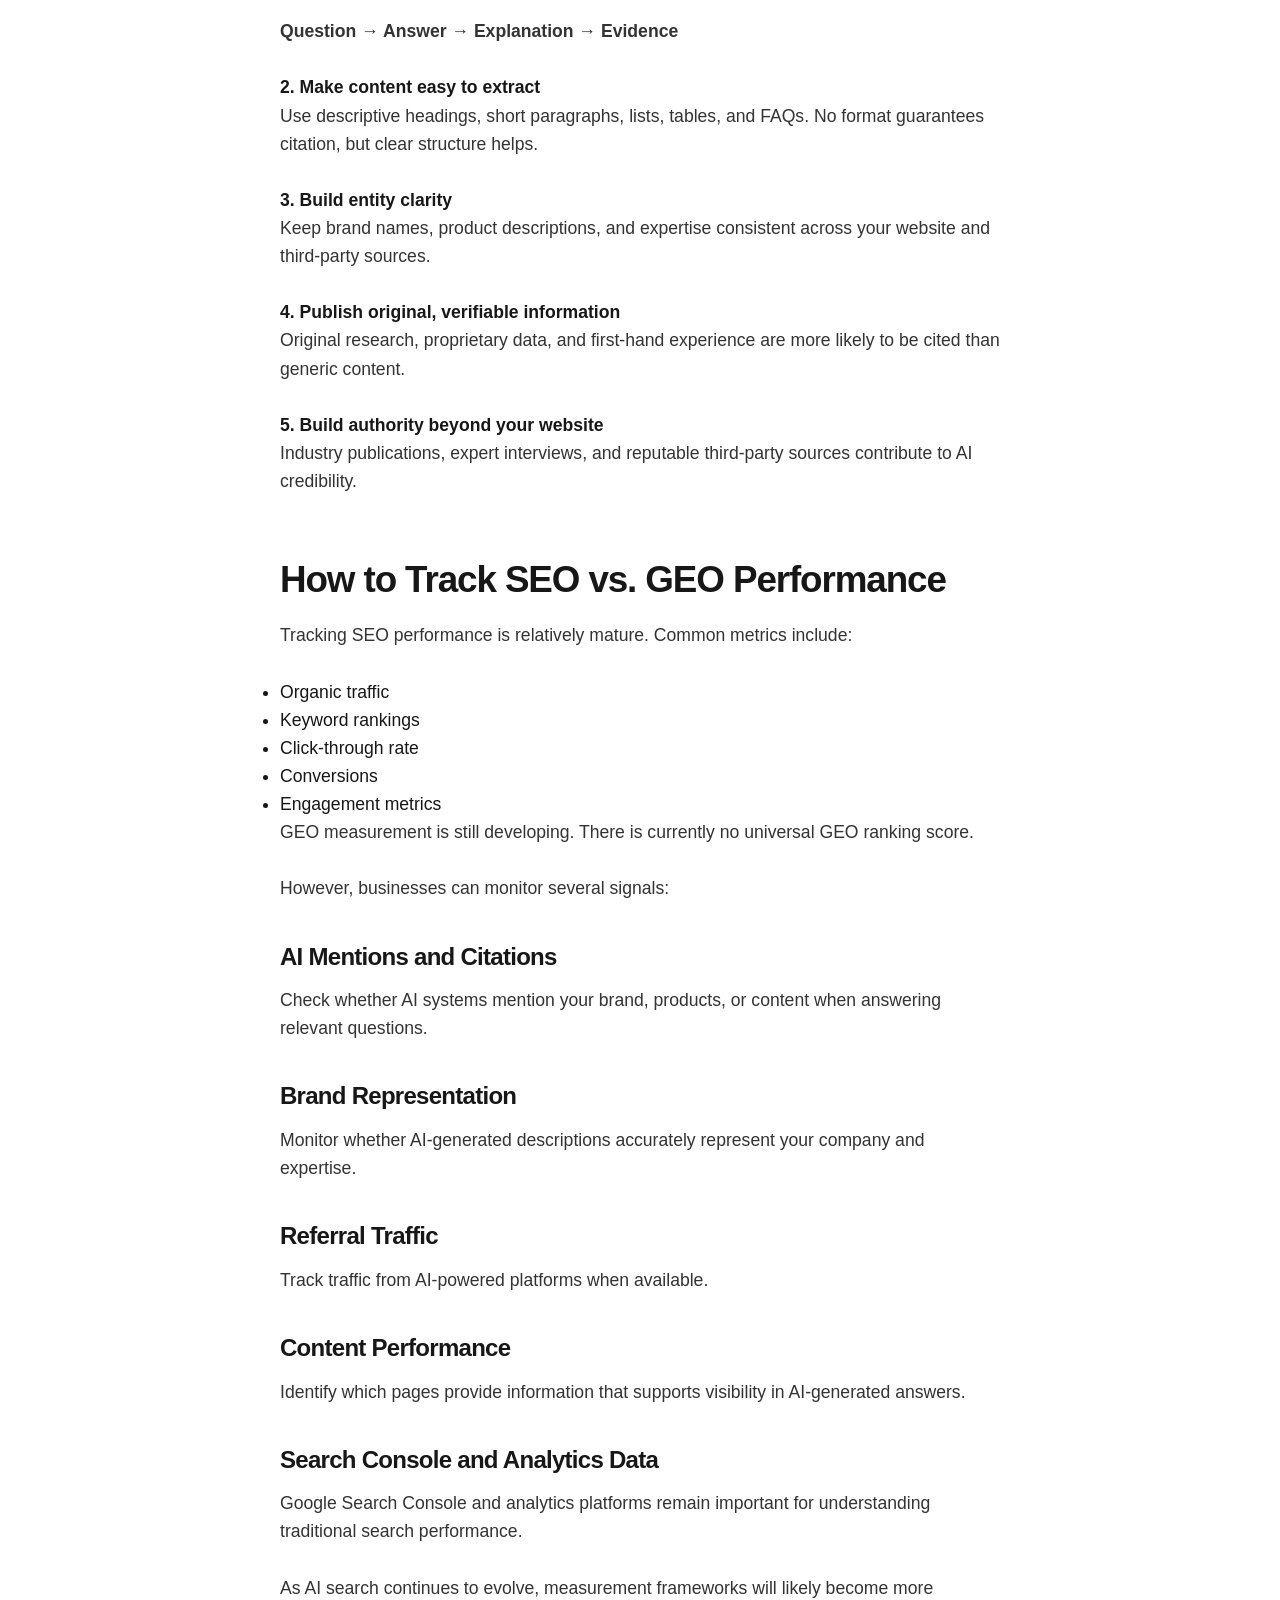
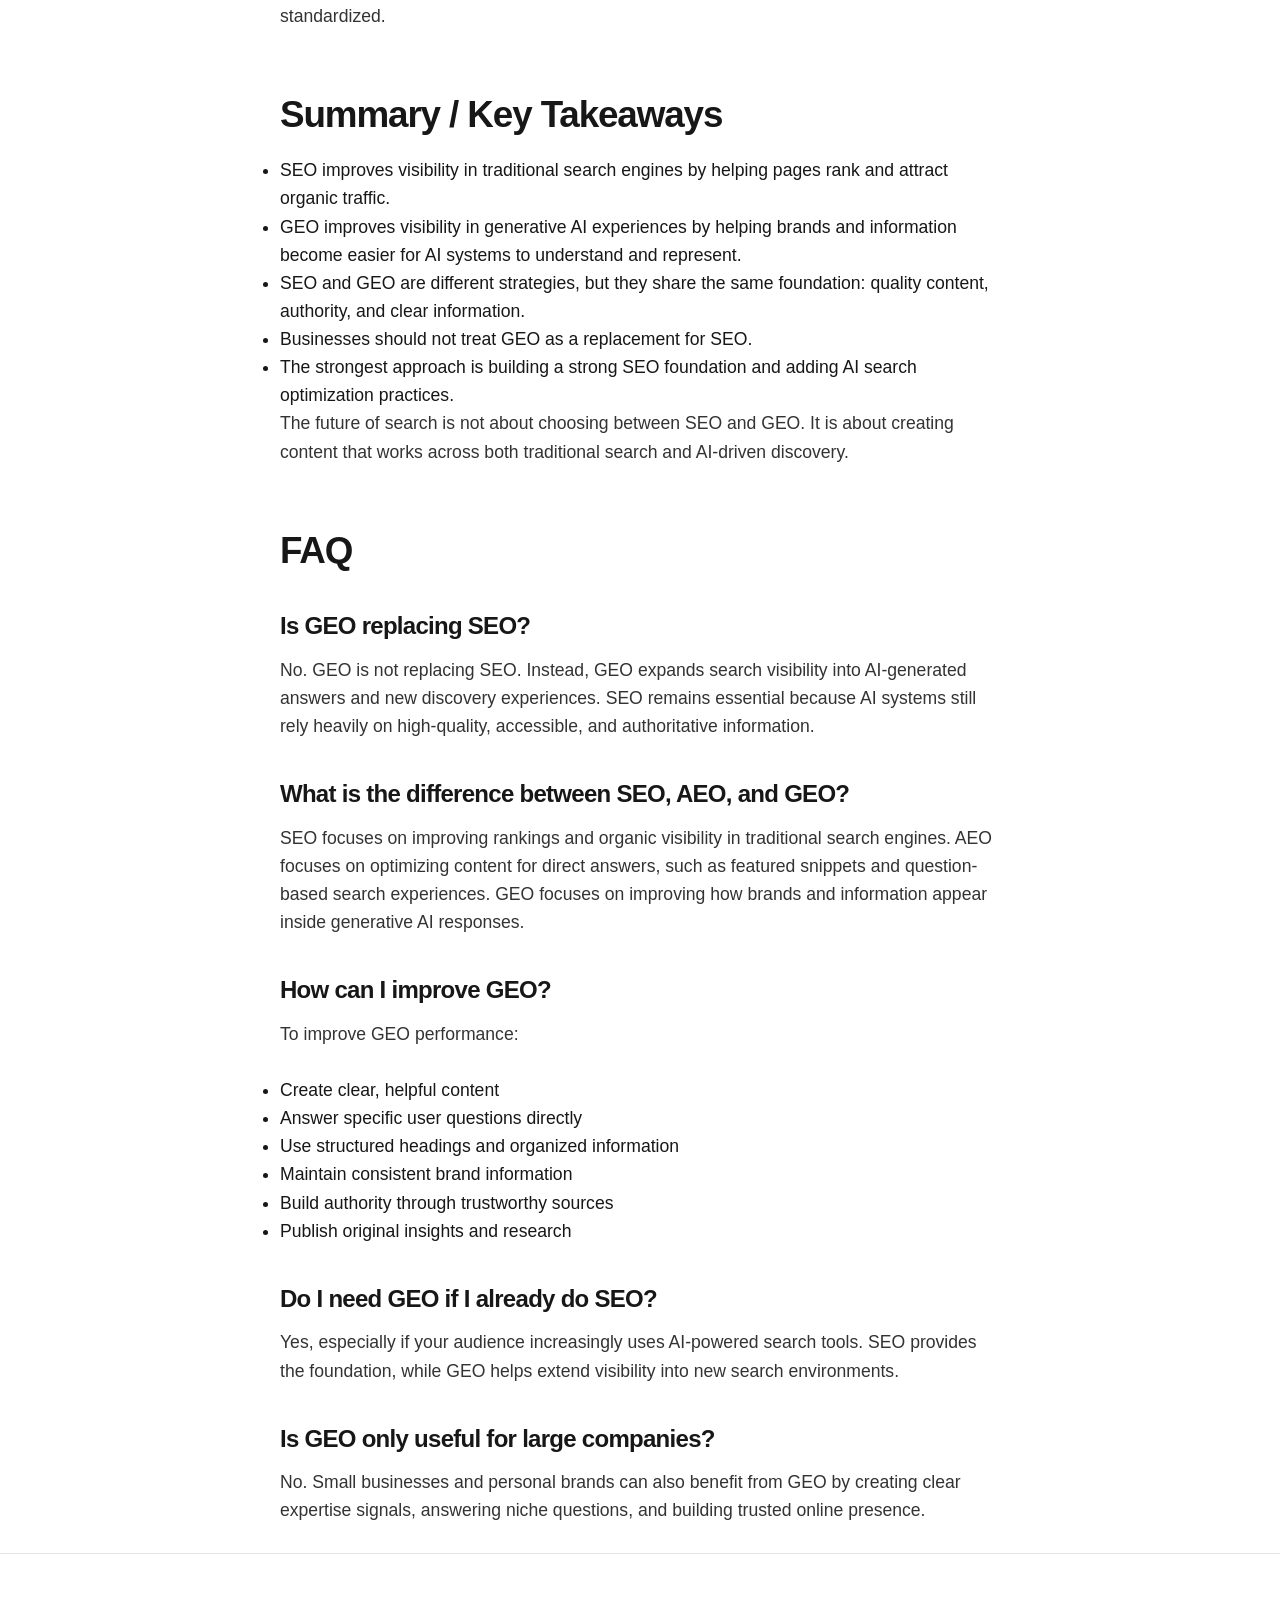
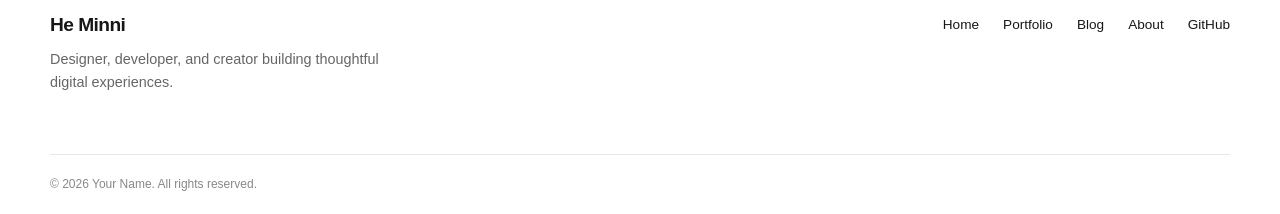
<file: post.html>
<!DOCTYPE html>
<html lang="en">

<head>

<meta charset="UTF-8">

<meta name="viewport" content="width=device-width, initial-scale=1.0">


<title>
SEO vs. GEO: What They Are and How They Differ | He Minni
</title>


<meta
name="description"
content="SEO and GEO are not rivals — they serve different visibility goals but share the same foundation. Learn how each works, where they differ, and how to win both."
>


<meta
name="keywords"
content="SEO vs. GEO, generative engine optimization, AI search optimization, SEO and GEO differences"
>


<link rel="stylesheet" href="style.css">



<!-- ================================
     Article Schema
================================ -->

<script type="application/ld+json">

{
 "@context":"https://schema.org",
 "@type":"Article",

 "headline":
 "SEO vs. GEO: What They Are and How They Differ",

 "description":
 "SEO and GEO are not rivals — they serve different visibility goals but share the same foundation. Learn how each works, where they differ, and how to win both.",

 "author":
 {
    "@type":"Person",
    "name":"He Minni"
 },

 "publisher":
 {
    "@type":"Person",
    "name":"He Minni"
 },

 "datePublished":
 "2026-10-09",

 "dateModified":
 "2026-10-09",

 "keywords":
 [
    "SEO vs. GEO",
    "generative engine optimization",
    "AI search optimization",
    "SEO and GEO differences"
 ]
}

</script>




<!-- ================================
     FAQ Schema
================================ -->

<script type="application/ld+json">

{
 "@context":"https://schema.org",
 "@type":"FAQPage",

 "mainEntity":[

 {
 "@type":"Question",
 "name":"Is GEO replacing SEO?",

 "acceptedAnswer":
 {
 "@type":"Answer",
 "text":
 "No. GEO is better understood as an extension of search visibility rather than a replacement for SEO."
 }
 },


 {
 "@type":"Question",
 "name":"What is the difference between SEO, AEO, and GEO?",

 "acceptedAnswer":
 {
 "@type":"Answer",
 "text":
 "SEO focuses on organic search visibility and rankings. AEO focuses on providing direct answers to user questions. GEO focuses on how information and sources are surfaced and represented in generative AI responses."
 }
 },


 {
 "@type":"Question",
 "name":"How can I improve GEO?",

 "acceptedAnswer":
 {
 "@type":"Answer",
 "text":
 "Start with a strong SEO foundation, then make content easy to understand and verify. Answer questions directly, maintain consistent entity information, publish original research, and build authority."
 }
 }

 ]

}

</script>


</head>



<body>



<div id="site-header"></div>



<main>



<!-- ================================
     Article Header
================================ -->

<header class="article-header container">


<p class="eyebrow">
SEO & AI Search
</p>



<h1>
SEO vs. GEO: What They Are and How They Differ
</h1>



<div class="article-meta">

<span>
By He Minni
</span>


<span>
·
</span>


<time datetime="2026-10-09">

October 9, 2026

</time>


<span>
·
</span>


<span>
8 min read
</span>


</div>



</header>





<!-- Article Cover -->

<div class="container">


<div class="article-cover placeholder-image">

<img src="images/seo-vs-geo-cover.jpg" alt="SEO vs GEO ">


</div>


</div>





<!-- ================================
     Article Content
================================ -->


<article class="article-content">





<h2>
Table of Contents
</h2>


<ul>

<li>
What Is SEO?
</li>


<li>
What Is GEO?
</li>


<li>
SEO vs. GEO: Key Differences
</li>


<li>
SEO vs. GEO vs. AEO vs. AIO
</li>


<li>
SEO and GEO: Why You Need Both
</li>


<li>
How to Optimize for Both
</li>


<li>
How to Track SEO vs. GEO Performance
</li>


<li>
Summary / Key Takeaways
</li>


<li>
FAQ
</li>


</ul>






<h2>
Introduction
</h2>



<p>

Search behavior is changing.

</p>



<p>

Traditional search has long been about ranking pages and earning clicks.
Today, users can also ask ChatGPT, Perplexity, Gemini, and Google's
AI-powered search experiences for synthesized answers.

</p>



<p>

This shift is changing what "search visibility" means.

According to Ahrefs' December 2025 study, AI Overviews were associated
<a href="https://ahrefs.com/blog/ai-overviews-reduce-clicks-update/">
with a 58% lower click-through rate for the top-ranking result.
</a>

</p>



<p>

For marketers, this creates a new question:

<strong>
SEO vs. GEO - what is the difference, and do businesses really need both?
</strong>

</p>



<p>

The short answer:

SEO focuses primarily on visibility in traditional search results,
while GEO (Generative Engine Optimization) focuses on how information,
brands, and sources are surfaced and represented in generative AI
experiences.

</p>



<p>

They are different, but they are not competing strategies.
In many cases, they share the same foundation.

</p>





<h2>
What Is SEO?
</h2>



<p>

SEO, or Search Engine Optimization, is the process of improving your site
to help it show higher in search results and drive more organic traffic.

</p>



<p>

SEO supports search visibility through factors such as crawlability,
clear site structure, relevant content, internal linking, and authority
signals.

</p>



<p>

Its common performance metrics include:

</p>



<ul>

<li>
Rankings
</li>

<li>
Impressions
</li>

<li>
Organic traffic
</li>

<li>
Click-through rate
</li>

<li>
Conversions
</li>

</ul>



<p>

In short, SEO helps make a website discoverable and competitive in
traditional search.

</p>





<h2>
What Is GEO?
</h2>



<p>

GEO, or Generative Engine Optimization, is the practice of improving the
likelihood that a brand or piece of content will be surfaced, cited, or
accurately represented in generative AI responses and AI-powered search
experiences.

</p>



<p>

The key difference is what happens after information is retrieved.

</p>



<h3>
Traditional Search Journey
</h3>



<p>

Query → Search Results → Ranking → Click

</p>




<h3>
Generative Search Journey
</h3>


<p>

Prompt → Retrieval → Synthesis → Answer → Sources / Citations

</p>





<figure>


<img
src="images/seo-vs-geo-search-journey.webp"
alt="Comparison of the traditional SEO search journey and the generative AI search journey."
>


<figcaption>

SEO vs. GEO Search Journey

</figcaption>


</figure>





<p>

GEO is not simply “ranking in ChatGPT”.

It is about making information easy for AI systems to discover,
understand, cite, and accurately represent.

</p>






<h2>
SEO vs. GEO: Key Differences
</h2>




<table>


<thead>

<tr>

<th>
Factor
</th>


<th>
SEO
</th>


<th>
GEO
</th>

</tr>

</thead>



<tbody>


<tr>

<td>
Main goal
</td>

<td>
Rank web pages
</td>

<td>
Earn visibility in AI-generated responses
</td>

</tr>



<tr>

<td>
Primary surface
</td>

<td>
Traditional search results
</td>

<td>
Generative AI and AI-powered search
</td>

</tr>



<tr>

<td>
User input
</td>

<td>
Keywords and search queries
</td>

<td>
Natural-language prompts and questions
</td>

</tr>



<tr>

<td>
Main output
</td>

<td>
Ranked links
</td>

<td>
Mentions, citations, sources, recommendations
</td>

</tr>



<tr>

<td>
Optimization focus
</td>

<td>
Pages and websites
</td>

<td>
Content, entities, and broader web presence
</td>

</tr>


</tbody>


</table>


<!-- Continue from SEO vs GEO comparison table -->


<tr>

<td>
Common metrics
</td>

<td>
Rankings, clicks, traffic
</td>

<td>
AI visibility, mentions, citations
</td>

</tr>



<tr>

<td>
User journey
</td>

<td>
Often click-driven
</td>

<td>
Often answer-first
</td>

</tr>



<tr>

<td>
Authority signals
</td>

<td>
Relevance, links, content quality
</td>

<td>
Relevance, evidence, authority,
context, consistency
</td>

</tr>


</tbody>


</table>




<p>

The most important difference is:

<strong>
pages vs. entities.
</strong>

</p>



<p>

SEO revolves around optimizing URLs and earning rankings.

GEO depends on whether AI systems can clearly understand your brand,
products, and expertise as entities.

</p>



<p>

Consistency across your website and third-party sources matters more
than keyword density.

</p>



<p>

A second key difference is:

<strong>
rankings vs. representation.
</strong>

</p>



<p>

SEO asks:

“Can my page rank?”

</p>



<p>

GEO asks:

“Can my information contribute to the answer — and be represented
accurately?”

</p>



<p>

GEO success is not just getting cited.

It is also about being described correctly.

</p>





<!-- =====================================
SEO GEO AEO AIO
===================================== -->


<h2>
SEO vs. GEO vs. AEO vs. AIO: How Are They Related?
</h2>



<p>

As AI search develops, new terminology continues to appear.

These concepts overlap, and their definitions are not completely
standardized across the industry.

</p>




<table>


<thead>

<tr>

<th>
Term
</th>

<th>
Primary Focus
</th>

</tr>


</thead>



<tbody>


<tr>

<td>
SEO
</td>

<td>
Organic search visibility and rankings
</td>

</tr>



<tr>

<td>
AEO
</td>

<td>
Direct answers to user questions
</td>

</tr>



<tr>

<td>
GEO
</td>

<td>
Visibility and representation in generative AI responses
</td>

</tr>



<tr>

<td>
AIO
</td>

<td>
A broader term for optimizing for AI systems
</td>

</tr>


</tbody>


</table>




<h3>
SEO
</h3>


<p>

Search Engine Optimization focuses on improving a website's visibility
in organic search results.

</p>




<h3>
AEO
</h3>


<p>

Answer Engine Optimization focuses on making content suitable for
direct-answer experiences, including featured snippets, People Also Ask,
voice search, and other answer-oriented formats.

</p>




<h3>
GEO
</h3>


<p>

Generative Engine Optimization focuses on how information, brands,
and sources are surfaced and represented within generative AI responses.

</p>




<h3>
AIO
</h3>


<p>

AI Optimization is a broader and less consistently defined term.

Some marketers use it as an umbrella term for optimization efforts
targeting AI systems.

</p>





<figure>


<img
src="images/seo-aeo-geo-aio-comparison.webp"
alt="Comparison of SEO, AEO, GEO, and AIO and their overlapping roles in modern search."
>


<figcaption>

SEO vs. AEO vs. GEO vs. AIO

</figcaption>


</figure>




<p>

The practical takeaway is that these are not four completely separate
marketing channels.

</p>



<p>

Their boundaries overlap.

The better approach is to build one strong content foundation and adapt
it to the search surfaces that matter to your audience.

</p>






<!-- =====================================
WHY BOTH
===================================== -->


<h2>
SEO and GEO: Why You Need Both
</h2>




<p>

GEO does not replace SEO.

It builds on many of the same fundamentals.

</p>



<p>

SEO provides the foundation:

</p>



<ul>

<li>
Crawlability
</li>


<li>
Indexability
</li>


<li>
Useful content
</li>


<li>
Authority
</li>

</ul>




<p>

GEO adds another layer:

</p>



<ul>

<li>
AI citation opportunities
</li>


<li>
Entity understanding
</li>


<li>
Accurate brand representation
</li>

</ul>



<p>

The relationship can be understood as:

</p>



<h3>
SEO Foundation + AI Search Adaptation
</h3>



<p>

For most businesses, the answer is:

<strong>
SEO first, then GEO.
</strong>

</p>



<p>

This does not mean SEO instead of GEO.

</p>



<p>

If important pages are not indexed or content does not satisfy search
intent, those issues should be solved first.

</p>



<p>

Once the SEO foundation is stable, businesses can add GEO tactics:

</p>



<ul>

<li>
Answer-first writing
</li>


<li>
Entity clarity
</li>


<li>
Third-party authority
</li>


</ul>



<p>

SEO is the base layer.

GEO is the next layer.

The key is sequencing, not choosing sides.

</p>






<!-- =====================================
OPTIMIZATION
===================================== -->


<h2>
How to Optimize for Both
</h2>



<h3>
Build the SEO Foundation
</h3>




<p>

For traditional search, focus on:

</p>



<ul>

<li>
Search intent and keyword research
</li>


<li>
Helpful, original content
</li>


<li>
Title tags and meta descriptions
</li>


<li>
Internal linking
</li>


<li>
Technical SEO
</li>


<li>
Mobile and page experience
</li>


<li>
Relevant authority and links
</li>


</ul>





<h3>
Add an AI Search Optimization Layer
</h3>



<p>

For AI search optimization, focus on five areas.

</p>



<h4>
1. Answer questions directly
</h4>


<p>

Put the answer near the question.

A useful structure is:

</p>



<p>

<strong>
Question → Answer → Explanation → Evidence
</strong>

</p>





<h4>
2. Make content easy to extract
</h4>


<p>

Use descriptive headings, short paragraphs, lists, tables, and FAQs.

No format guarantees citation, but clear structure helps.

</p>





<h4>
3. Build entity clarity
</h4>


<p>

Keep brand names, product descriptions, and expertise consistent across
your website and third-party sources.

</p>




<h4>
4. Publish original, verifiable information
</h4>


<p>

Original research, proprietary data, and first-hand experience are more
likely to be cited than generic content.

</p>




<h4>
5. Build authority beyond your website
</h4>


<p>

Industry publications, expert interviews, and reputable third-party
sources contribute to AI credibility.

</p>




<!-- =====================================
TRACK PERFORMANCE
===================================== -->


<h2>
How to Track SEO vs. GEO Performance
</h2>



<p>

Tracking SEO performance is relatively mature.

Common metrics include:

</p>



<ul>

<li>
Organic traffic
</li>


<li>
Keyword rankings
</li>


<li>
Click-through rate
</li>


<li>
Conversions
</li>


<li>
Engagement metrics
</li>


</ul>




<p>

GEO measurement is still developing.

There is currently no universal GEO ranking score.

</p>




<p>

However, businesses can monitor several signals:

</p>



<h3>
AI Mentions and Citations
</h3>


<p>

Check whether AI systems mention your brand, products, or content when
answering relevant questions.

</p>




<h3>
Brand Representation
</h3>


<p>

Monitor whether AI-generated descriptions accurately represent your
company and expertise.

</p>




<h3>
Referral Traffic
</h3>


<p>

Track traffic from AI-powered platforms when available.

</p>




<h3>
Content Performance
</h3>


<p>

Identify which pages provide information that supports visibility in
AI-generated answers.

</p>




<h3>
Search Console and Analytics Data
</h3>


<p>

Google Search Console and analytics platforms remain important for
understanding traditional search performance.

</p>




<p>

As AI search continues to evolve, measurement frameworks will likely
become more standardized.

</p>







<!-- =====================================
SUMMARY
===================================== -->


<h2>
Summary / Key Takeaways
</h2>



<ul>


<li>

SEO improves visibility in traditional search engines by helping pages
rank and attract organic traffic.

</li>


<li>

GEO improves visibility in generative AI experiences by helping brands
and information become easier for AI systems to understand and represent.

</li>


<li>

SEO and GEO are different strategies, but they share the same foundation:
quality content, authority, and clear information.

</li>


<li>

Businesses should not treat GEO as a replacement for SEO.

</li>


<li>

The strongest approach is building a strong SEO foundation and adding
AI search optimization practices.

</li>


</ul>




<p>

The future of search is not about choosing between SEO and GEO.

It is about creating content that works across both traditional search
and AI-driven discovery.

</p>







<!-- =====================================
FAQ
===================================== -->


<h2>
FAQ
</h2>




<h3>
Is GEO replacing SEO?
</h3>



<p>

No.

GEO is not replacing SEO.

Instead, GEO expands search visibility into AI-generated answers and
new discovery experiences.

SEO remains essential because AI systems still rely heavily on
high-quality, accessible, and authoritative information.

</p>





<h3>
What is the difference between SEO, AEO, and GEO?
</h3>



<p>

SEO focuses on improving rankings and organic visibility in traditional
search engines.

AEO focuses on optimizing content for direct answers, such as featured
snippets and question-based search experiences.

GEO focuses on improving how brands and information appear inside
generative AI responses.

</p>





<h3>
How can I improve GEO?
</h3>



<p>

To improve GEO performance:

</p>


<ul>


<li>
Create clear, helpful content
</li>


<li>
Answer specific user questions directly
</li>


<li>
Use structured headings and organized information
</li>


<li>
Maintain consistent brand information
</li>


<li>
Build authority through trustworthy sources
</li>


<li>
Publish original insights and research
</li>


</ul>





<h3>
Do I need GEO if I already do SEO?
</h3>



<p>

Yes, especially if your audience increasingly uses AI-powered search
tools.

SEO provides the foundation, while GEO helps extend visibility into
new search environments.

</p>






<h3>
Is GEO only useful for large companies?
</h3>



<p>

No.

Small businesses and personal brands can also benefit from GEO by
creating clear expertise signals, answering niche questions, and
building trusted online presence.

</p>







</article>


</main>




<!-- Shared Footer -->

<div id="site-footer"></div>




<script src="script.js"></script>


</body>


</html>
</file>
<file: style.css>
/* =========================================================
   1. CSS VARIABLES
   ========================================================= */

:root {
    --background: #ffffff;
    --background-muted: #f7f7f5;
    --text: #171717;
    --text-secondary: #666666;
    --border: #e6e6e6;
    --accent: #171717;

    --max-width: 1180px;

    --font-main:
        Inter,
        -apple-system,
        BlinkMacSystemFont,
        "Segoe UI",
        Roboto,
        Helvetica,
        Arial,
        sans-serif;

    --transition: 180ms ease;
}


/* =========================================================
   2. RESET
   ========================================================= */

* {
    margin: 0;
    padding: 0;
    box-sizing: border-box;
}

html {
    scroll-behavior: smooth;
}

body {
    font-family: var(--font-main);
    background: var(--background);
    color: var(--text);
    line-height: 1.6;
    -webkit-font-smoothing: antialiased;
}

img {
    display: block;
    max-width: 100%;
}

a {
    color: inherit;
    text-decoration: none;
}

button,
input,
textarea {
    font: inherit;
}


/* =========================================================
   3. TYPOGRAPHY
   ========================================================= */

h1,
h2,
h3 {
    line-height: 1.15;
    letter-spacing: -0.03em;
}

h1 {
    font-size: clamp(3rem, 7vw, 6.5rem);
}

h2 {
    font-size: clamp(2rem, 4vw, 3.5rem);
}

h3 {
    font-size: 1.25rem;
}

p {
    color: var(--text-secondary);
}

.eyebrow {
    margin-bottom: 1rem;

    color: var(--text);
    font-size: 0.75rem;
    font-weight: 700;

    letter-spacing: 0.12em;
    text-transform: uppercase;
}


/* =========================================================
   4. LAYOUT
   ========================================================= */

.container {
    width: min(
        calc(100% - 40px),
        var(--max-width)
    );

    margin-inline: auto;
}

.section {
    padding-block: 100px;
}

.section-muted {
    background: var(--background-muted);
}

.page-header {
    padding-top: 120px;
    padding-bottom: 80px;
}

.page-header h1 {
    max-width: 900px;
    margin-bottom: 2rem;
}

.page-header > p:last-child {
    max-width: 650px;
    font-size: 1.2rem;
}


/* =========================================================
   5. NAVIGATION
   ========================================================= */

.site-header {
    position: relative;
    z-index: 100;

    border-bottom: 1px solid var(--border);
    background: rgba(255, 255, 255, 0.92);
}

.nav-container {
    width: min(
        calc(100% - 40px),
        var(--max-width)
    );

    min-height: 72px;

    margin-inline: auto;

    display: flex;
    align-items: center;
    justify-content: space-between;
}

.logo {
    font-size: 1.1rem;
    font-weight: 800;
    letter-spacing: -0.03em;
}

.nav-links {
    display: flex;
    align-items: center;
    gap: 2rem;

    list-style: none;
}

.nav-links a {
    position: relative;

    color: var(--text-secondary);

    font-size: 0.9rem;
    font-weight: 500;

    transition: color var(--transition);
}

.nav-links a:hover,
.nav-links a.active {
    color: var(--text);
}

.nav-links a.active::after {
    content: "";

    position: absolute;

    left: 0;
    right: 0;
    bottom: -8px;

    height: 1px;

    background: var(--text);
}

.menu-button {
    display: none;

    border: 0;
    background: transparent;

    cursor: pointer;

    font-size: 1.4rem;
}


/* =========================================================
   6. HERO
   ========================================================= */

.hero {
    min-height: 720px;

    display: flex;
    align-items: center;
}

.hero-content {
    max-width: 1000px;
}

.hero h1 {
    margin-bottom: 2rem;
}

.hero h1 span {
    display: block;
    color: var(--text-secondary);
}

.hero-description {
    max-width: 600px;

    margin-bottom: 2rem;

    font-size: 1.2rem;
}

.hero-actions {
    display: flex;
    gap: 1rem;
    flex-wrap: wrap;
}


/* =========================================================
   7. BUTTONS
   ========================================================= */

.button {
    display: inline-flex;

    align-items: center;
    justify-content: center;

    min-height: 48px;

    padding: 0.75rem 1.25rem;

    border: 1px solid var(--text);

    font-size: 0.9rem;
    font-weight: 600;

    transition:
        background var(--transition),
        color var(--transition),
        transform var(--transition);
}

.button:hover {
    transform: translateY(-2px);
}

.button-primary {
    background: var(--text);
    color: white;
}

.button-primary:hover {
    background: #333;
}

.button-secondary {
    background: transparent;
    color: var(--text);
}

.button-secondary:hover {
    background: var(--text);
    color: white;
}


/* =========================================================
   8. SECTION HEADING
   ========================================================= */

.section-heading {
    margin-bottom: 3rem;

    display: flex;
    align-items: flex-end;
    justify-content: space-between;
    gap: 2rem;
}

.section-heading h2 {
    margin-top: 0.5rem;
}

.text-link {
    display: inline-block;

    font-size: 0.9rem;
    font-weight: 600;

    border-bottom: 1px solid var(--text);

    transition: opacity var(--transition);
}

.text-link:hover {
    opacity: 0.55;
}


/* =========================================================
   9. PROJECT CARDS
   ========================================================= */

.project-grid {
    display: grid;

    grid-template-columns:
        repeat(3, minmax(0, 1fr));

    gap: 1.5rem;
}

.project-card {
    overflow: hidden;

    border: 1px solid var(--border);

    background: white;

    transition:
        transform var(--transition),
        box-shadow var(--transition);
}

.project-card:hover {
    transform: translateY(-5px);

    box-shadow:
        0 15px 40px rgba(0, 0, 0, 0.07);
}

.project-image {
    aspect-ratio: 16 / 10;
}

.placeholder-image {
    display: flex;

    align-items: center;
    justify-content: center;

    background:
        linear-gradient(
            135deg,
            #eeeeee,
            #dddddd
        );

    color: #777;

    font-size: 0.8rem;
    font-weight: 600;

    text-transform: uppercase;
    letter-spacing: 0.08em;
}

.project-content {
    padding: 1.5rem;
}

.project-category {
    margin-bottom: 0.5rem;

    color: #888;

    font-size: 0.75rem;
    font-weight: 700;

    text-transform: uppercase;
    letter-spacing: 0.08em;
}

.project-content h3 {
    margin-bottom: 0.75rem;
}

.project-content p {
    margin-bottom: 1.25rem;
}


/* =========================================================
   10. SPLIT SECTION
   ========================================================= */

.split-section {
    display: grid;

    grid-template-columns:
        repeat(2, minmax(0, 1fr));

    gap: 5rem;

    align-items: center;
}

.split-section h2 {
    max-width: 600px;
}

.split-section p {
    max-width: 600px;

    margin-bottom: 1.5rem;

    font-size: 1.1rem;
}


/* =========================================================
   11. ARTICLE CARDS
   ========================================================= */

.article-grid {
    display: grid;

    grid-template-columns:
        repeat(3, minmax(0, 1fr));

    gap: 1.5rem;
}

.article-card {
    padding: 1.75rem;

    border-top: 1px solid var(--text);
}

.article-date {
    margin-bottom: 1rem;

    color: #888;

    font-size: 0.8rem;
}

.article-card h3 {
    margin-bottom: 1rem;
}

.article-card p {
    margin-bottom: 1.25rem;
}


/* =========================================================
   12. CTA
   ========================================================= */

.cta-section {
    min-height: 450px;

    display: flex;

    flex-direction: column;
    align-items: flex-start;
    justify-content: center;
}

.cta-section h2 {
    margin-bottom: 2rem;
}


/* =========================================================
   13. PORTFOLIO
   ========================================================= */

.portfolio-grid {
    display: grid;

    grid-template-columns:
        repeat(2, minmax(0, 1fr));

    gap: 2rem;
}

.portfolio-card {
    border: 1px solid var(--border);
    background: white;
}

.portfolio-image {
    aspect-ratio: 16 / 10;
}

.portfolio-content {
    padding: 2rem;
}

.project-meta {
    display: flex;
    justify-content: space-between;

    margin-bottom: 1rem;

    color: #888;

    font-size: 0.75rem;
    font-weight: 700;

    text-transform: uppercase;
    letter-spacing: 0.08em;
}

.portfolio-content h2 {
    margin-bottom: 1rem;

    font-size: 2rem;
}

.portfolio-content > p {
    margin-bottom: 1.5rem;
}

.tag-list {
    display: flex;

    flex-wrap: wrap;
    gap: 0.5rem;
}

.tag-list span {
    padding: 0.4rem 0.7rem;

    border: 1px solid var(--border);

    color: #666;

    font-size: 0.75rem;
}


/* =========================================================
   14. PROCESS
   ========================================================= */

.process-grid {
    display: grid;

    grid-template-columns:
        repeat(4, minmax(0, 1fr));

    gap: 2rem;
}

.process-item {
    padding-top: 1.5rem;

    border-top: 1px solid var(--text);
}

.process-number {
    display: block;

    margin-bottom: 2rem;

    color: #888;

    font-size: 0.8rem;
    font-weight: 700;
}

.process-item h3 {
    margin-bottom: 0.75rem;
}


/* =========================================================
   15. BLOG
   ========================================================= */

.blog-list {
    border-top: 1px solid var(--border);
}

.blog-card {
    display: grid;

    grid-template-columns: 140px 1fr;

    gap: 3rem;

    padding-block: 3rem;

    border-bottom: 1px solid var(--border);
}

.blog-card-date {
    display: flex;

    flex-direction: column;
}

.blog-card-date span {
    font-size: 2.5rem;
    font-weight: 700;

    line-height: 1;
}

.blog-card-date small {
    margin-top: 0.5rem;

    color: #888;

    font-size: 0.7rem;
    font-weight: 700;

    letter-spacing: 0.08em;
}

.article-category {
    margin-bottom: 0.75rem;

    color: #888;

    font-size: 0.75rem;
    font-weight: 700;

    text-transform: uppercase;
    letter-spacing: 0.08em;
}

.blog-card-content h2 {
    margin-bottom: 1rem;

    font-size: clamp(1.8rem, 4vw, 3rem);
}

.blog-card-content h2 a:hover {
    text-decoration: underline;
}

.blog-card-content > p:not(.article-category) {
    max-width: 700px;

    margin-bottom: 1.25rem;
}


/* =========================================================
   16. ABOUT
   ========================================================= */

.about-grid {
    display: grid;

    grid-template-columns:
        minmax(280px, 0.8fr)
        minmax(0, 1.2fr);

    gap: 5rem;

    align-items: center;
}

.about-photo {
    aspect-ratio: 4 / 5;
}

.about-content h2 {
    margin-bottom: 1.5rem;
}

.about-content p {
    margin-bottom: 1.25rem;

    font-size: 1.05rem;
}

.skills-grid {
    display: grid;

    grid-template-columns:
        repeat(3, minmax(0, 1fr));

    gap: 3rem;

    margin-top: 3rem;
}

.skill-group h3 {
    margin-bottom: 1.25rem;
}

.skill-group ul {
    list-style: none;
}

.skill-group li {
    padding-block: 0.5rem;

    border-bottom: 1px solid var(--border);

    color: var(--text-secondary);
}

.timeline {
    margin-top: 3rem;

    border-top: 1px solid var(--border);
}

.timeline-item {
    display: grid;

    grid-template-columns: 180px 1fr;

    gap: 2rem;

    padding-block: 2rem;

    border-bottom: 1px solid var(--border);
}

.timeline-year {
    color: #888;

    font-size: 0.85rem;
}

.timeline-item h3 {
    margin-bottom: 0.5rem;
}

.contact-section {
    max-width: 800px;
}

.contact-section h2 {
    margin-bottom: 1rem;
}

.contact-section > p {
    max-width: 600px;

    margin-bottom: 2rem;

    font-size: 1.1rem;
}

.contact-links {
    display: flex;

    flex-wrap: wrap;
    gap: 0.75rem;
}


/* =========================================================
   17. ARTICLE PAGE
   ========================================================= */

.article-header {
    padding-top: 120px;
    padding-bottom: 60px;
}

.article-header h1 {
    max-width: 900px;

    margin-bottom: 2rem;

    font-size: clamp(3rem, 7vw, 6rem);
}

.article-meta {
    display: flex;

    flex-wrap: wrap;
    gap: 0.6rem;

    color: #777;

    font-size: 0.85rem;
}

.article-cover {
    aspect-ratio: 16 / 7;

    margin-bottom: 80px;
}

.article-content {
    width: min(
        calc(100% - 40px),
        720px
    );

    margin-inline: auto;

    font-size: 1.1rem;
}

.article-content > p {
    margin-bottom: 1.75rem;

    color: #333;
}

.article-content h2 {
    margin-top: 4rem;
    margin-bottom: 1.25rem;

    font-size: 2.3rem;
}

.article-content h3 {
    margin-top: 2.5rem;
    margin-bottom: 1rem;

    font-size: 1.5rem;
}

.article-content a {
    text-decoration: underline;
}

.faq-section {
    margin-top: 5rem;

    padding-top: 3rem;

    border-top: 1px solid var(--border);
}

.faq-item {
    padding-block: 1.5rem;

    border-bottom: 1px solid var(--border);
}

.faq-item h3 {
    margin-top: 0;
}

.faq-item p {
    margin-top: 0.75rem;
}

.article-navigation {
    padding-top: 2rem;
    padding-bottom: 2rem;

    border-top: 1px solid var(--border);
}


/* =========================================================
   18. FOOTER
   ========================================================= */

.site-footer {
    border-top: 1px solid var(--border);

    background: white;
}

.footer-container {
    width: min(
        calc(100% - 40px),
        var(--max-width)
    );

    margin-inline: auto;

    padding-block: 60px;

    display: flex;

    justify-content: space-between;
    align-items: flex-start;

    gap: 2rem;
}

.footer-brand {
    max-width: 350px;
}

.footer-brand h2 {
    margin-bottom: 0.75rem;

    font-size: 1.2rem;
}

.footer-brand p {
    font-size: 0.9rem;
}

.footer-links {
    display: flex;

    gap: 1.5rem;

    list-style: none;

    font-size: 0.85rem;
}

.footer-links a:hover {
    text-decoration: underline;
}

.footer-bottom {
    width: min(
        calc(100% - 40px),
        var(--max-width)
    );

    margin-inline: auto;

    padding-block: 20px;

    border-top: 1px solid var(--border);

    color: #888;

    font-size: 0.75rem;
}


/* =========================================================
   19. RESPONSIVE DESIGN
   ========================================================= */

@media (max-width: 900px) {

    .project-grid,
    .article-grid {
        grid-template-columns: 1fr 1fr;
    }

    .process-grid {
        grid-template-columns: 1fr 1fr;
    }

    .split-section {
        gap: 3rem;
    }

    .about-grid {
        gap: 3rem;
    }

    .skills-grid {
        grid-template-columns: 1fr 1fr;
    }

}


@media (max-width: 700px) {

    .container {
        width: min(
            calc(100% - 32px),
            var(--max-width)
        );
    }

    .section {
        padding-block: 70px;
    }


    /* Mobile Navigation */

    .nav-container {
        width: min(
            calc(100% - 32px),
            var(--max-width)
        );
    }

    .menu-button {
        display: block;
    }

    .nav-links {
        display: none;

        position: absolute;

        top: 72px;
        left: 0;
        right: 0;

        padding: 1rem 1.5rem;

        flex-direction: column;
        align-items: flex-start;
        gap: 0;

        border-bottom: 1px solid var(--border);

        background: white;
    }

    .nav-links.open {
        display: flex;
    }

    .nav-links li {
        width: 100%;
    }

    .nav-links a {
        display: block;

        padding-block: 0.9rem;
    }

    .nav-links a.active::after {
        display: none;
    }


    /* Hero */

    .hero {
        min-height: 600px;
    }

    .hero h1 {
        font-size: clamp(3rem, 15vw, 5rem);
    }


    /* Section headings */

    .section-heading {
        align-items: flex-start;

        flex-direction: column;
    }


    /* Grids */

    .project-grid,
    .article-grid,
    .portfolio-grid,
    .process-grid,
    .skills-grid {
        grid-template-columns: 1fr;
    }

    .split-section {
        grid-template-columns: 1fr;
    }


    /* Page header */

    .page-header {
        padding-top: 80px;
        padding-bottom: 50px;
    }


    /* Blog */

    .blog-card {
        grid-template-columns: 1fr;

        gap: 1rem;

        padding-block: 2.5rem;
    }


    /* About */

    .about-grid {
        grid-template-columns: 1fr;
    }

    .about-photo {
        max-width: 500px;
    }

    .timeline-item {
        grid-template-columns: 1fr;

        gap: 0.5rem;
    }


    /* Article */

    .article-header {
        padding-top: 80px;
        padding-bottom: 40px;
    }

    .article-cover {
        margin-bottom: 50px;
    }

    .article-content {
        width: min(
            calc(100% - 32px),
            720px
        );
    }


    /* Footer */

    .footer-container {
        flex-direction: column;
    }

    .footer-links {
        flex-wrap: wrap;
    }

}
</file>
